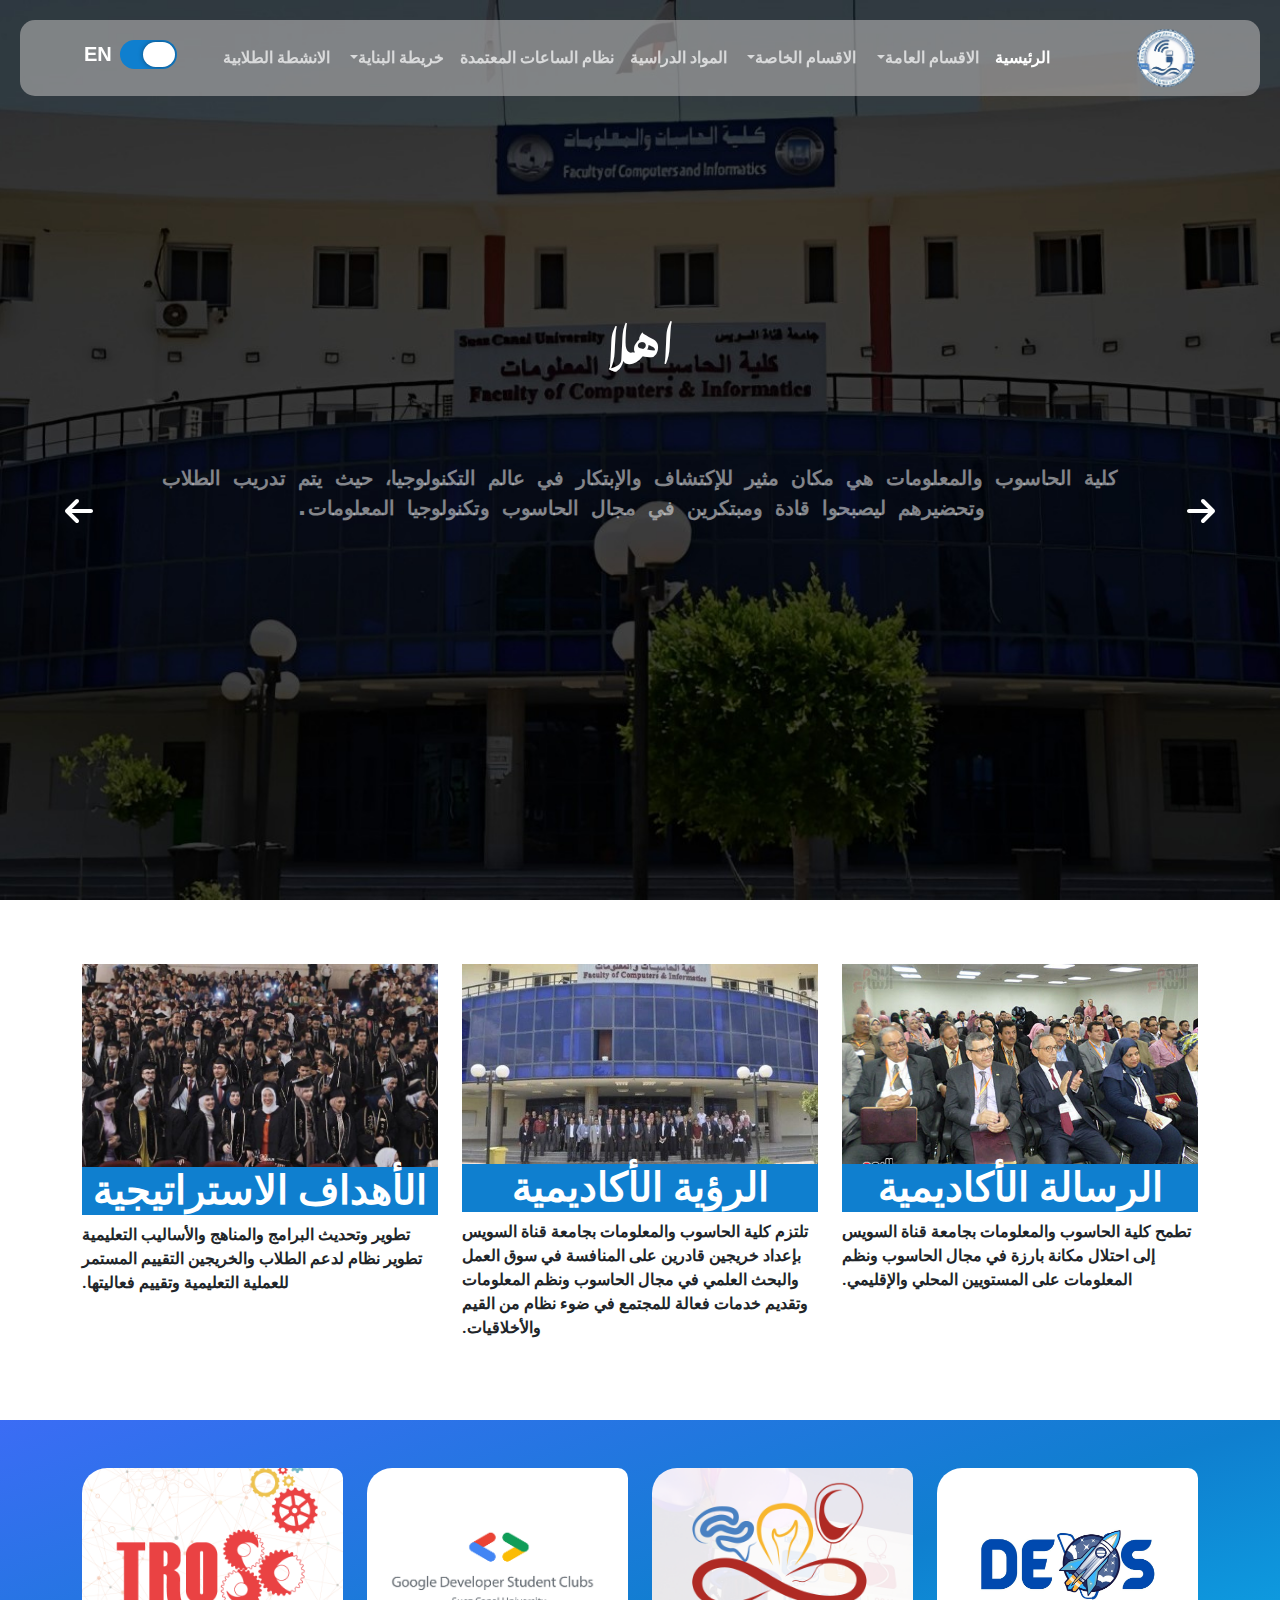
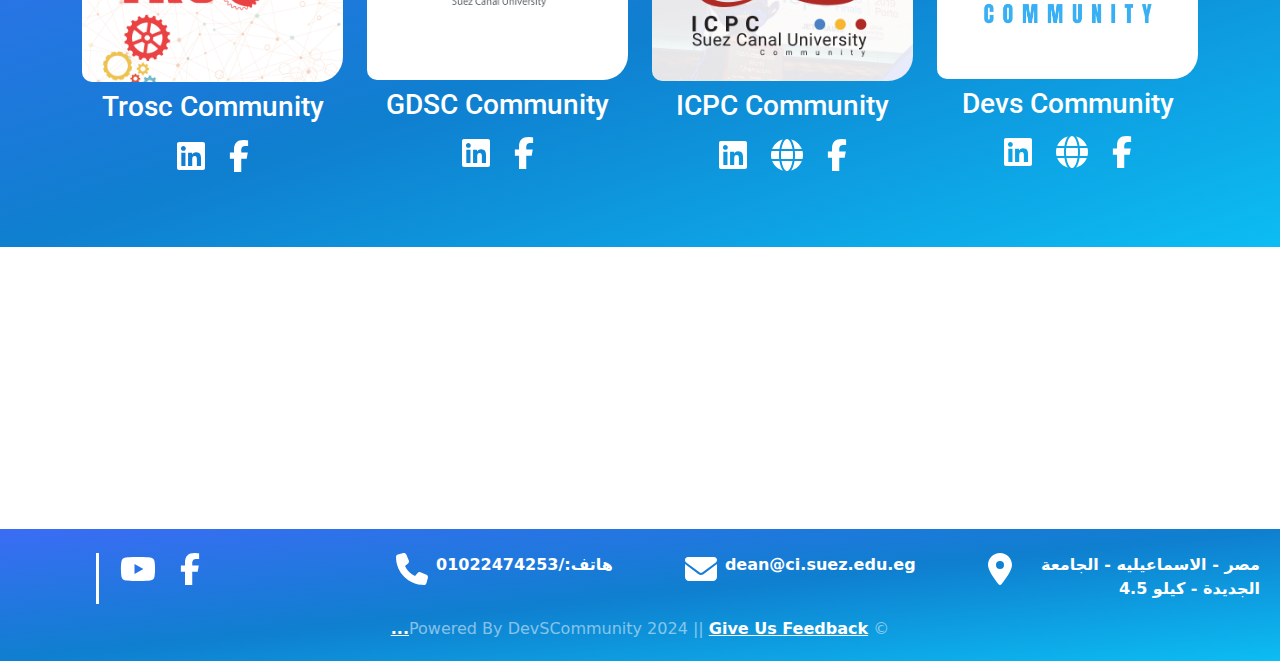
<file: public/index.html>
<!DOCTYPE html>
<html lang="en">

<head>
    <meta charset="UTF-8">
    <meta name="viewport" content="width=device-width, initial-scale=1.0">
    <link rel="stylesheet" href="css/style.css">
    <link rel="stylesheet" href="css/all.min.css">
    <link rel="stylesheet" href="css/bootstrap.min.css">
    <link rel="icon" href="./Img/Fci_Logo(1).png" type="image/icon type">
    <!-- <script type="text/javascript"
        src="//translate.google.com/translate_a/element.js?cb=googleTranslateElementInit"></script> -->
    <link href="https://unpkg.com/aos@2.3.1/dist/aos.css" rel="stylesheet">
    <title>Faculty Of Computers and Informations</title>

    <!-- start seo ####################################################################################### -->
    <meta name="description"
        content="Welcome to the official website of the Faculty of Computers and Information at Suez Canal University. Explore our academic programs, research initiatives, and cutting-edge facilities. Join us in shaping the future of technology and innovation.">
    <meta name="keywords" content="Faculty of Computers and Information, Suez Canal University
    , scu,fci,fcai,fci scu">
    <meta name="author" content="Suez canal university">
    <meta name="robots" content="index, follow">
    <!-- 'index' means allow search engines to index this page, 'follow' means allow search engines to follow links on this page -->
    <meta name="referrer" content="always">
    <!-- 'always' ensures that the referring URL is sent even on HTTPS requests -->

    <!-- Open Graph meta tags (for sharing on social media) -->
    <meta property="og:title" content="Faculty Of Computers and Informations">
    <meta property="og:description"
        content="Welcome to the official website of the Faculty of Computers and Information at Suez Canal University. Explore our academic programs, research initiatives, and cutting-edge facilities. Join us in shaping the future of technology and innovation.">
    <meta property="og:image" content="./Img/Fci Logo.jpeg">
    <meta property="og:url" content="https://devscommunity23.github.io/Fci_Scu/">
    <meta property="og:type" content="website">

    <!-- Twitter Card meta tags -->
    <!-- <meta name="twitter:card" content="summary_large_image">
    <meta name="twitter:site" content="@yourtwitterhandle">
    <meta name="twitter:title" content="Your Page Title Here">
    <meta name="twitter:description"
        content="Brief description of your page content. This will appear when your page is shared on Twitter.">
    <meta name="twitter:image" content="https://example.com/image.jpg"> -->

    <!-- Canonical URL (to avoid duplicate content issues) -->
    <!-- <link rel="canonical" href="https://example.com/page.html">

    end seo ####################################################################################### -->

</head>

<body>
    <!-- start navbar ---------------------------------------------------------------------->
    <nav class="navbar navbar-expand-lg fixed-top">
        <div class="container-fluid pe-5 ps-5">
            <a class="navbar-brand d-flex text-center" href="#">
                <img src="Img/Fci_Logo(1).png" alt="logo" width="60" height="60">

                <!-- <div class="logo-text d-flex p-2 fw-bold fs-5">
                    كلية الحاسبات و المعلومات
                    <span>جامعه قناه السويس</span>
                    Faculty Of Computers and Informations
                    <span>Suez Canal Universty</span>
                    FCI
                    <span>SCU</span>
                </div> -->
            </a>
            <button class="navbar-toggler" type="button" data-bs-toggle="collapse" data-bs-target="#main-navbar"
                aria-controls="navbarSupportedContent" aria-expanded="false" aria-label="Toggle navigation">
                <span class="navbar-toggler-icon">
                    <i class="fa-solid fa-bars fa-2x"></i>
                </span>
            </button>
            <div class="collapse navbar-collapse" id="main-navbar">
                <ul class="navbar-nav me-auto ms-auto mb-2 mb-lg-0 fw-bold">
                    <li class="nav-item">
                        <a class="nav-link active text-center" aria-current="page" href="/" id="navLink_home">Home</a>
                    </li>
                    <li class="nav-item dropdown">
                        <a class="nav-link dropdown-toggle text-center" href="/generalDEP"
                            role="button" data-bs-toggle="dropdown" aria-expanded="false"  id="navLink_generalDepartments">
                            General Departments
                        </a>
                        <ul class="dropdown-menu text-center">
                            <li><a class="dropdown-item" href="/general#computer-sciences" id="navLink_computerScience">Computer sciences</a>
                            </li>
                            <li><a class="dropdown-item" href="/general#information-system" id="navLink_informationSystems">Information
                                    System</a></li>
                        </ul>
                    </li>
                    <li class="nav-item dropdown">
                        <a class="nav-link dropdown-toggle text-center" href="#" role="button" data-bs-toggle="dropdown"
                            aria-expanded="false" id="navLink_specialDepartments">
                            Special Departments
                        </a>
                        <ul class="dropdown-menu text-center">
                            <li><a class="dropdown-item" href="/special#software-engineering" id="navLink_softwareEngineering">Software
                                    Engineering
                                </a></li>
                            <li><a class="dropdown-item" href="/special#bioinformatics" id="navLink_bioinformatics">bioinformatics</a></li>
                            <li><a class="dropdown-item" href="/special#artificial-intelligence" id="navLink_artificialIntelligence">Artificial
                                    Intelligence</a></li>
                        </ul>
                    </li>
                    <li class="nav-item">
                        <a class="nav-link text-center" aria-current="page" href="material.html#material" id="navLink_academicMaterials">Academic
                            Material</a>
                    </li>
                    <li class="nav-item">
                        <a class="nav-link text-center" aria-current="page" href="credit.html#home" id="navLink_creditHoursSystem">Credit hours
                            system</a>
                    </li>
                    <li class="nav-item dropdown">
                        <a class="nav-link dropdown-toggle text-center" href="#" role="button" data-bs-toggle="dropdown"
                            aria-expanded="false" id="navLink_buildingMap">
                            Building Map
                        </a>
                        <ul class="dropdown-menu text-center">
                            <li><a class="dropdown-item" href="#" id="navLink_oldBuildingMap">Old building</a></li>
                            <li><a class="dropdown-item" href="#" id="navLink_newBuildingMap">New building</a></li>
                        </ul>
                    </li>
                    <li class="nav-item">
                        <a class="nav-link text-center" aria-current="page" href="/acts" id="navLink_studentActivities">Student
                            Activities</a>
                    </li>
                </ul>

            </div>
            <div class="btn-container">
                <label class="switch btn-color-mode-switch">
                    <input type="checkbox" name="color_mode" id="color_mode" value="1">
                    <label for="color_mode" class="btn-color-mode-switch-inner"></label>
                </label>
            </div>
            <a class="Arabic ps-3 pb-2 text-white " id="trans" lang="ar">Ar</a>
        </div>
    </nav>
    <!-- end navbar ---------------------------------------------------------------------->

    <!-- start home ---------------------------------------------------------------------->
    <section id="Home" class="home pb-5 text-center ">
        <div class="container">
            <div class="row">
                <div class="loader">
                    <img src="Img/activites1.jpg" alt="devs-community">
                </div>
                <div class="col-12 mt-5 mb-2">
                    <div class="caption">
                        <h1 class="fw-bold  main-text text-white" text-data="Welcome To unofficial FCI-SCU Website">
                        </h1>
                        <p class="fs-5 fw-bold text-white-50 pe-5 ps-5 mt-5 pt-5" id="Home_hero">Faculty of Computers and Information
                            is an
                            exciting
                            place for
                            discovery
                            and
                            innovation
                            in the world
                            of technology, where students are trained and prepared to become leaders and innovators in
                            the
                            field
                            of computers and information technology.</p>
                    </div>
                </div>
                <div class="col-12 col-lg-6 mt-5 mb-5">
                    <div class="arrow-left">
                        <i class="fa-solid fa-arrow-right fa-2x"></i>
                    </div>
                    <div class="arrow-right">
                        <i class="fa-solid fa-arrow-left fa-2x"></i>
                    </div>
                </div>
            </div>
        </div>
    </section>
    <!-- end home ---------------------------------------------------------------------->

    <!-- start about ---------------------------------------------------------------------->
    <section id="About" class="about pt-5 pb-5 text-center">
        <div class="container">
            <div class="row">
                <div class="col-12 col-md-4 mt-3 mb-3 text-md-start">
                    <div class="img-container">
                        <img class="img-fluid" src="Img/about1.jpg" alt="Message">
                    </div>
                    <h1 class="fw-bold text-white text-center" id="Home_academic_message">Academic Message</h1>
                    <P class="fw-bold" id="Home_academic_message_text">The Faculty of Computers and Information at Suez Canal University aspires to
                        occupy a prominent
                        position in the field of computers and information systems at the local and regional levels.</P>
                </div>
                <div class="col-12 col-md-4 mt-3 mb-3 text-md-start">
                    <div class="img-container">
                        <img class="img-fluid" src="Img/about2.jpg" alt="Vision" >
                    </div>
                    <h1 class="fw-bold text-white text-center" id="Home_academic_vision">Academic Vision</h1>
                    <P class="fw-bold" id="Home_academic_vision_text">The Faculty of Computers and Information at Suez Canal University is committed to
                        preparing graduates capable of competing in the labor market and scientific research in the field of computers and information systems and providing effective services to society in light of a system of values ​​and ethics.</P>
                </div>
                <div class="col-12 col-md-4 mt-3 mb-3 text-md-start">
                    <div class="img-container">
                        <img class="img-fluid" src="Img/about3.jpg" alt="Goals">
                    </div>
                    <h1 class="fw-bold text-white  text-center" id="Home_goals">Strategic Goals</h1>
                    <P class="fw-bold" id="Home_goals_text">Develop and update programs, curricula, and educational methods
                        Developing a system to support students and graduates
                        Continuous evaluation of the educational process and evaluation of its effectiveness.</P>
                </div>
            </div>
        </div>
    </section>
    <!-- end about ---------------------------------------------------------------------->

    <!-- start activites ---------------------------------------------------------------------->
    <section id="Activites" class="activites pt-5 pb-5 text-center">
        <div class="container">
            <div class="row">
                <div class="col-6 col-md-3 mb-4">
                    <img class="img-fluid" src="Img/activites1.jpg" alt="Devs">
                    <div class="info">
                        <h3 class="text-white pt-2 pb-2">Devs Community</h3>
                        <div class="social-icons d-flex gap-4 justify-content-center">
                            <a href="https://www.facebook.com/devSCommunity12" target="_blank"><i
                                    class="fa-brands fa-facebook-f fa-2x icon" style="color: white;"></i></a>
                            <a href="https://devscommunity23.netlify.app/" target="_blank">
                                <i class="fa-solid fa-globe fa-2x icon" style="color: white;"></i></a>
                            <a href="https://www.linkedin.com/company/devs-community" target="_blank"><i
                                    class="fa-brands fa-linkedin fa-2x icon" style="color: white;"></i></a>
                        </div>
                    </div>
                </div>
                <div class="col-6 col-md-3 mb-4">
                    <img class="img-fluid" src="Img/activites22.png" alt="ICPC">
                    <div class="info">
                        <h3 class="text-white pt-2 pb-2">ICPC Community</h3>
                        <div class="social-icons d-flex gap-4 justify-content-center">
                            <a href="https://www.facebook.com/ICPCSCU" target="_blank">
                                <i class="fa-brands fa-facebook-f fa-2x icon" style="color: white;"></i></a>
                            <a href="https://icpc-scu-official-website.me/" target="_blank">
                                <i class="fa-solid fa-globe fa-2x icon" style="color: white;"></i></a>
                            <a href="https://www.linkedin.com/company/ecpc-egyptian-collegiate-programming-contest/"
                                target="_blank"><i class="fa-brands fa-linkedin fa-2x icon"
                                    style="color: white;"></i></a>
                        </div>
                    </div>
                </div>
                <div class="col-6 col-md-3 mb-4">
                    <img class="img-fluid" src="Img/activites4.png" alt="GDSC">
                    <div class="info">
                        <h3 class="text-white pt-2 pb-2">GDSC Community</h3>
                        <div class="social-icons d-flex gap-4 justify-content-center">
                            <a href="https://www.facebook.com/GDSCSuezCanalUniversity" target="_blank"><i
                                    class="fa-brands fa-facebook-f fa-2x icon" style="color: white;"></i></a>
                            <a href="https://www.linkedin.com/company/gdscsuezcanal/?originalSubdomain=eg"
                                target="_blank"><i class="fa-brands fa-linkedin fa-2x icon"
                                    style="color: white;"></i></a>
                        </div>
                    </div>
                </div>
                <div class="col-6 col-md-3 mb-4">
                    <img class="img-fluid" src="Img/activites55.png" alt="Trosc">
                    <div class=" info">
                        <h3 class="text-white pt-2 pb-2">Trosc Community</h3>
                        <div class="social-icons d-flex gap-4 justify-content-center">
                            <a href="https://www.facebook.com/profile.php?id=61552063073074" target="_blank">
                                <i class="fa-brands fa-facebook-f fa-2x icon" style="color: white;"></i></a>
                            <a href="https://www.linkedin.com/company/troscscu/" target="_blank"><i
                                    class="fa-brands fa-linkedin fa-2x icon" style="color: white;"></i></a>
                        </div>
                    </div>
                </div>
            </div>
        </div>
    </section>
    <!-- end activites ---------------------------------------------------------------------->


    <!-- start contact ---------------------------------------------------------------------->
    <section id="Contact" class="contact text-center">
        <div class="container">
            <div class="row">
                <div class="col-12 mt-3 mb-3 d-flex justify-content-center">
                    <iframe
                        src="https://www.google.com/maps/embed?pb=!1m18!1m12!1m3!1d3433.357024402202!2d32.270700574656765!3d30.623894190886237!2m3!1f0!2f0!3f0!3m2!1i1024!2i768!4f13.1!3m3!1m2!1s0x14f8598300c095b3%3A0xca6b480c2af4a41e!2sFaculty%20of%20Computers%20and%20Information!5e0!3m2!1sen!2seg!4v1708546110869!5m2!1sen!2seg"
                        width="1200" height="250" style="border:0;" allowfullscreen="" loading="lazy"
                        referrerpolicy="no-referrer-when-downgrade"></iframe>
                </div>
            </div>
        </div>
    </section>
    <!-- end contact ---------------------------------------------------------------------->
    <section id="footer" class="footer pt-3 pb-3 pb-md-1">
        <div class="container-fluid">
            <div class="row">
                <div class="col-12 col-md-9 mt-2 contact-info">
                    <div class="d-flex justify-content-center mb-2 mb-md-0 ps-md-5">
                        <p class="fs-6 fw-bold text-white" id="Footer_Location" style="padding:0rem 0.5rem">Egypt - Ismailia - New Universty - K4.5</p>
                        <i class="fa-solid fa-location-dot ps-3 fa-2x" style="color:white"></i>
                    </div>
                    <div class="d-flex justify-content-center mb-2 mb-md-0 ps-md-5">
                        <p class="fs-6 fw-bold text-white" style="padding:0rem 0.5rem">dean@ci.suez.edu.eg</p>
                        <i class="fa-solid fa-envelope ps-3 fa-2x" style="color:white"></i>
                    </div>
                    <div class="d-flex justify-content-center mb-2 mb-md-0 ps-md-5">
                        <p class="fs-6 fw-bold text-white" id="Footer_Phone" style="padding:0rem 0.5rem">Phone:/01022474253</p>
                        <i class="fa-solid fa-phone ps-3 fa-2x" style="color:white"></i>
                    </div>
                </div>
                <div class="col-12 col-md-3 mt-2 d-flex justify-content-center gap-4 social">
                    <a href="https://www.facebook.com/fci.union.page" target="_blank">
                        <i class="fa-brands fa-facebook-f fa-2x icon" style="color: white;"></i>
                    </a>
                    <a href="https://www.youtube.com/@user-yh5lp8sk3u" target="_blank">
                        <i class="fa-brands fa-youtube fa-2x icon" style="color: white;"></i>
                    </a>
                </div>
                <div class="col-12 text-center">
                    <p class=" text-white-50 pt-3 pt-md-0">&#169; Powered By <span><a class="text-white-50"
                                href="https://devscommunity23.netlify.app/" target="_blank"
                                style="text-decoration: none;">DevSCommunity</a></span>
                        2024 || <a href="feedback.html" target="_blank" class="feedback-label text-white fw-bold">Give
                            Us Feedback...
                        </a></p>
                </div>
            </div>
        </div>
        </div>
    </section>

    <script src="js/main.js"></script>
    <script src="js/all.min.js"></script>
    <!-- <script src="js/homeTrans.js"></script> -->
    <script src="js/bootstrap.bundle.min.js"></script>
    <script src="js/translator.js"></script>
    <script src="https://unpkg.com/aos@2.3.1/dist/aos.js"></script>

    <script>AOS.init();</script>
</body>

</html>
</file>
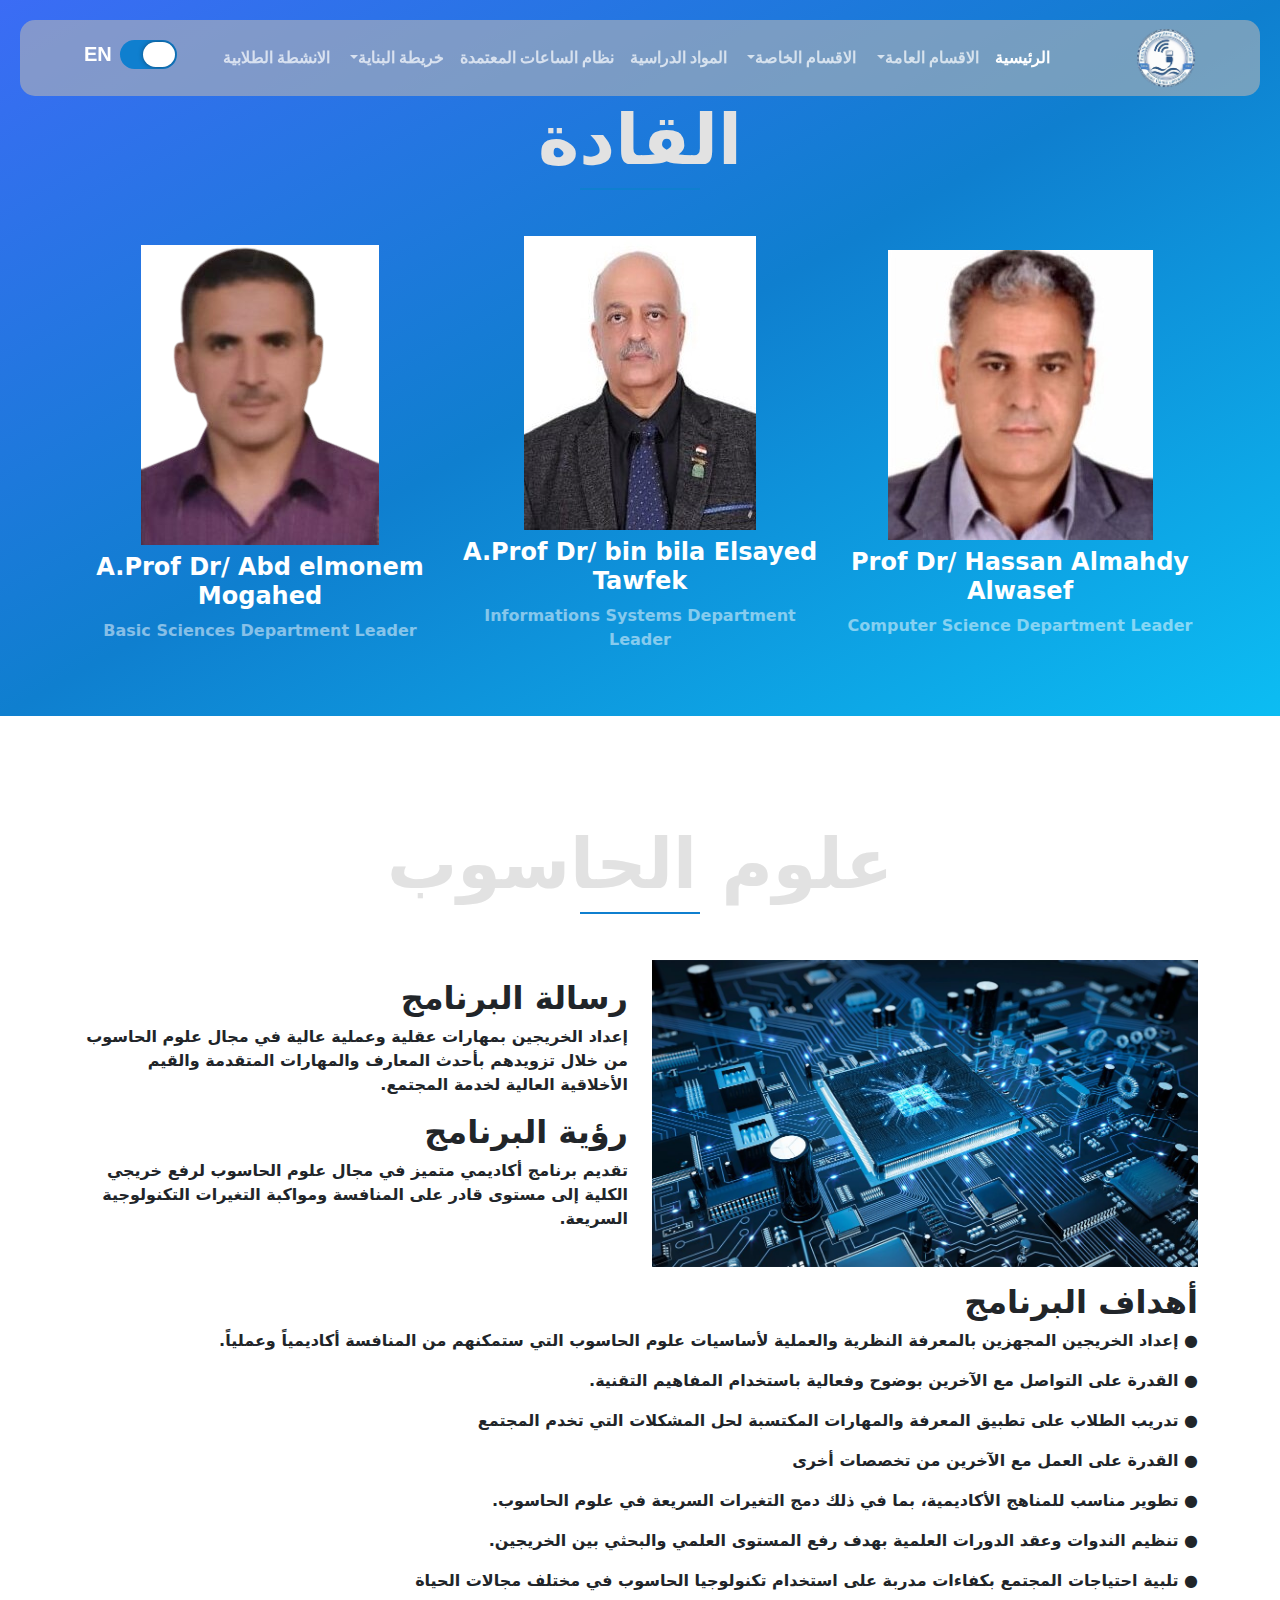
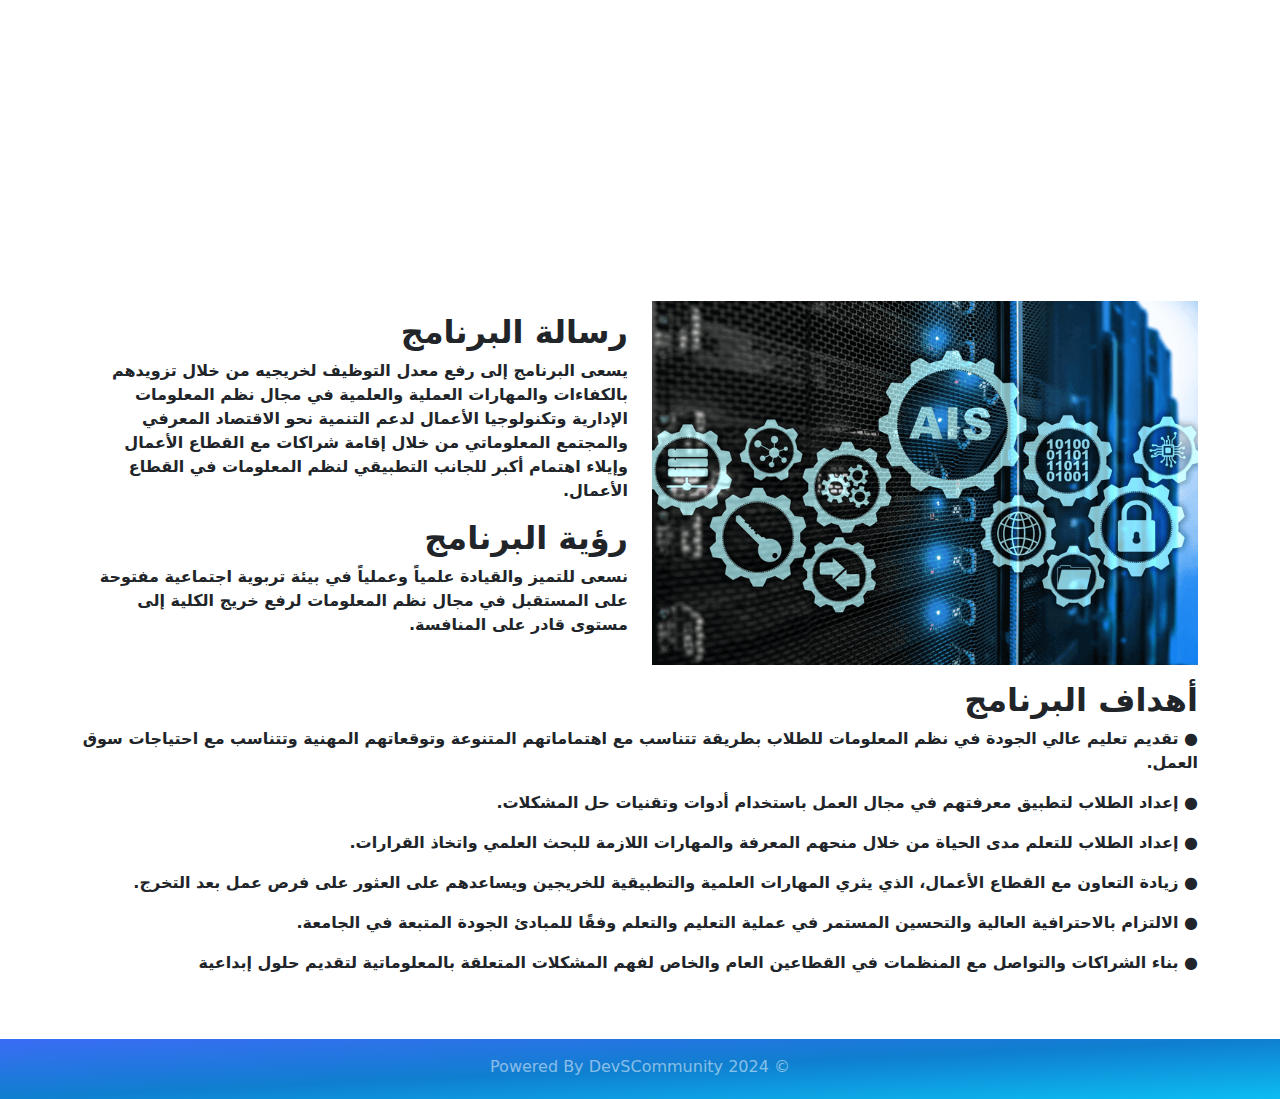
<file: public/general.html>
<!DOCTYPE html>
<html lang="en">

<head>
    <meta charset="UTF-8">
    <meta name="viewport" content="width=device-width, initial-scale=1.0">
    <link rel="stylesheet" href="css/general.css">
    <link rel="stylesheet" href="css/all.min.css">
    <link rel="stylesheet" href="css/bootstrap.min.css">
    <link rel="icon" href="./Img/Fci_Logo(1).png" type="image/icon type">
    <link href="https://unpkg.com/aos@2.3.1/dist/aos.css" rel="stylesheet">
    <title>Faculty Of Computers and Informations</title>
</head>

<body>
     <!-- start navbar ---------------------------------------------------------------------->
     <nav class="navbar navbar-expand-lg fixed-top">
        <div class="container-fluid pe-5 ps-5">
            <a class="navbar-brand d-flex text-center" href="#">
                <img src="Img/Fci_Logo(1).png" alt="logo" width="60" height="60">

                <!-- <div class="logo-text d-flex p-2 fw-bold fs-5">
                    كلية الحاسبات و المعلومات
                    <span>جامعه قناه السويس</span>
                    Faculty Of Computers and Informations
                    <span>Suez Canal Universty</span>
                    FCI
                    <span>SCU</span>
                </div> -->
            </a>
            <button class="navbar-toggler" type="button" data-bs-toggle="collapse" data-bs-target="#main-navbar"
                aria-controls="navbarSupportedContent" aria-expanded="false" aria-label="Toggle navigation">
                <span class="navbar-toggler-icon">
                    <i class="fa-solid fa-bars fa-2x"></i>
                </span>
            </button>
            <div class="collapse navbar-collapse" id="main-navbar">
                <ul class="navbar-nav me-auto ms-auto mb-2 mb-lg-0 fw-bold">
                    <li class="nav-item">
                        <a class="nav-link active text-center" aria-current="page" href="index.html" id="navLink_home">Home</a>
                    </li>
                    <li class="nav-item dropdown">
                        <a class="nav-link dropdown-toggle text-center" href="generalDEP.html#general-home"
                            role="button" data-bs-toggle="dropdown" aria-expanded="false"  id="navLink_generalDepartments">
                            General Departments
                        </a>
                        <ul class="dropdown-menu text-center">
                            <li><a class="dropdown-item" href="general.html#computer-sciences" id="navLink_computerScience">Computer sciences</a>
                            </li>
                            <li><a class="dropdown-item" href="general.html#information-system" id="navLink_informationSystems">Information
                                    System</a></li>
                        </ul>
                    </li>
                    <li class="nav-item dropdown">
                        <a class="nav-link dropdown-toggle text-center" href="#" role="button" data-bs-toggle="dropdown"
                            aria-expanded="false" id="navLink_specialDepartments">
                            Special Departments
                        </a>
                        <ul class="dropdown-menu text-center">
                            <li><a class="dropdown-item" href="special.html#software-engineering" id="navLink_softwareEngineering">Software
                                    Engineering
                                </a></li>
                            <li><a class="dropdown-item" href="special.html#bioinformatics" id="navLink_bioinformatics">bioinformatics</a></li>
                            <li><a class="dropdown-item" href="special.html#artificial-intelligence" id="navLink_artificialIntelligence">Artificial
                                    Intelligence</a></li>
                        </ul>
                    </li>
                    <li class="nav-item">
                        <a class="nav-link text-center" aria-current="page" href="material.html#material" id="navLink_academicMaterials">Academic
                            Material</a>
                    </li>
                    <li class="nav-item">
                        <a class="nav-link text-center" aria-current="page" href="credit.html#home" id="navLink_creditHoursSystem">Credit hours
                            system</a>
                    </li>
                    <li class="nav-item dropdown">
                        <a class="nav-link dropdown-toggle text-center" href="#" role="button" data-bs-toggle="dropdown"
                            aria-expanded="false" id="navLink_buildingMap">
                            Building Map
                        </a>
                        <ul class="dropdown-menu text-center">
                            <li><a class="dropdown-item" href="#" id="navLink_oldBuildingMap">Old building</a></li>
                            <li><a class="dropdown-item" href="#" id="navLink_newBuildingMap">New building</a></li>
                        </ul>
                    </li>
                    <li class="nav-item">
                        <a class="nav-link text-center" aria-current="page" href="acrivites.html#activite-home" id="navLink_studentActivities">Student
                            Activities</a>
                    </li>
                </ul>

            </div>
            <div class="btn-container">
                <label class="switch btn-color-mode-switch">
                    <input type="checkbox" name="color_mode" id="color_mode" value="1">
                    <label for="color_mode" class="btn-color-mode-switch-inner"></label>
                </label>
            </div>
            <a class="Arabic ps-3 pb-2 text-white " id="trans" lang="ar">Ar</a>
        </div>
    </nav>
    <!-- end navbar ---------------------------------------------------------------------->


    <!-- start leader ---------------------------------------------------------------------->
    <section id="general-home" class="general-home pb-5 text-center">
        <div class="container">
            <div class="loader">
                <img src="Img/activites1.jpg" alt="devs-community">
            </div>
            <div class="section-label" data-aos="fade-up" data-aos-easing="ease-in-out">
                <h1 id="Leaders">Leaders</h1>
            </div>
            <div class="row d-flex align-items-center">
                <div class="col-12 col-md-4 mt-3">
                    <img class="img-fluid" src="Img/leaders/cs.jpg" alt="cs-leader">
                    <h4 class="fw-bold pt-2 text-white">Prof Dr/ Hassan Almahdy Alwasef</h4>
                    <p class="fw-bold text-white-50">Computer Science Department Leader</p>
                </div>
                <div class="col-12 col-md-4 mt-3">
                    <img class="img-fluid" src="Img/leaders/is.jpeg" alt="cs-leader">
                    <h4 class="fw-bold pt-2 text-white">A.Prof Dr/ bin bila Elsayed Tawfek</h4>
                    <p class="fw-bold text-white-50">Informations Systems Department Leader</p>
                </div>
                <div class="col-12 col-md-4 mt-3">
                    <img class="img-fluid" src="Img/leaders/bs.png" alt="cs-leader">
                    <h4 class="fw-bold pt-2 text-white">A.Prof Dr/ Abd elmonem Mogahed</h4>
                    <p class="fw-bold text-white-50">Basic Sciences Department Leader</p>
                </div>
            </div>
        </div>
    </section>
    <!-- end leader ---------------------------------------------------------------------->

    <!-- start computer-sciences ---------------------------------------------------------------------->
    <section id="computer-sciences" class="computer-sciences pt-5 pb-5 text-center text-md-start">
        <div class="container">
            <div class="section-label text-center" data-aos="fade-up" data-aos-easing="ease-in-out">
                <h1 id="Computer_Science">Computer Science</h1>
                <!-- <p class="text-center fw-bold">Dont Be Busy Be Productive</p> -->
            </div>
            <div class="row d-flex align-items-center change">
                <div class="col-12 col-md-6 mt-3">
                    <div class="img-container">
                        <img class="img-fluid" src="Img/general/cs2.jpg" alt="">
                    </div>
                </div>
                <div class="col-12 col-md-6 mt-3">
                    <div class="msg">
                        <h2 class="fw-bold" id="Program_Message">Program Message</h2>
                        <p class="fw-bold" id="Program_Message_Text">Preparing graduates with high cognitive and practical skills in the field of
                            computer science
                            by
                            providing them with the latest knowledge, advanced skills, and high moral values ​​to serve
                            society.</p>
                    </div>
                    <div class="vision">
                        <h2 class="fw-bold" id="Program_Vision">Program Vision</h2>
                        <p class="fw-bold" id="Program_Vision_Text">Providing a distinguished academic program in the field of computer science
                            to advance
                            college
                            graduates to a level capable of competing and keeping pace with rapid technological changes.
                        </p>
                    </div>
                </div>
                <div class="col-12 mt-3 text-start">
                    <h2 class="fw-bold" id="Program_Goals">Program Goals</h2>
                    <div id="Program_Goals_Text">
                        <p class="fw-bold">● Preparing graduates equipped with theoretical and practical knowledge of the
                            basics of computer
                        science that will enable them to compete academically and practically.</p>
                    <p class="fw-bold">● The ability to communicate with others clearly and effectively using technical
                        concepts.</p>
                    <p class="fw-bold">● Training students to apply acquired knowledge and skills to solve problems that
                        serve society
                    </p>
                    <p class="fw-bold">● Ability to work with others from other disciplines</p>
                    <p class="fw-bold">● Appropriate development of academic curricula, including the integration of
                        rapid changes in
                        computer science.</p>
                        <p class="fw-bold">● Organizing seminars and holding scientific courses with the aim of raising the
                            scientific and
                            research level among graduates.</p>
                            <p class="fw-bold">● Meeting society’s need with competencies trained to use computer technology in
                                various areas of
                                life</p>
                            </div>
                </div>
            </div>
        </div>
    </section>
    <!-- end computer-sciences ---------------------------------------------------------------------->

    <!-- start information-system ---------------------------------------------------------------------->
    <section id="information-system" class="information-system pt-5 pb-5 text-center text-md-start">
        <div class="container">
            <div class="section-label text-center" data-aos="fade-up" data-aos-easing="ease-in-out">
                <h1>Informations Systems</h1>
                <!-- <p class="text-center fw-bold">Dont Be Busy Be Productive</p> -->
            </div>
            <div class="row d-flex align-items-center change">
                <div class="col-12 col-md-6 mt-3">
                    <div class="img-container">
                        <img class="img-fluid" src="Img/general/is.png" alt="">
                    </div>
                </div>
                <div class="col-12 col-md-6 mt-3">
                    <div class="msg">
                        <h2 class="fw-bold" id="IS_Program_Message">Program Message</h2>
                        <p class="fw-bold" id="IS_Program_Message_Text">The program seeks to raise the employment rate of its graduates by providing
                            them with
                            practical
                            and scientific competencies and skills in the field of management information systems and
                            business technology to support development towards the knowledge economy and information
                            society
                            by establishing partnerships with the business sector and giving greater attention to the
                            applied aspect of information systems in the business sector.
                        </p>
                    </div>
                    <div class="vision">
                        <h2 class="fw-bold" id="IS_Program_Vision">Program Vision</h2>
                        <p class="fw-bold" id="IS_Program_Vision_Text">We seek excellence and leadership scientifically and practically in a social
                            educational
                            environment open to the future in the field of information systems to advance the college
                            graduate to a level capable of competing.</p>
                    </div>

                </div>
                <!-- <div class="col-12 col-md-6 mt-3"> -->
                <!-- </div> -->
                <div class="col-12 mt-3 text-start">
                    <h2 class="fw-bold" id="IS_Program_Goals">Program Goals</h2>
                                        <div id="IS_Program_Goals_Text">

                    <p class="fw-bold">● Providing high-quality education in information systems for students in a way
                        that suits their
                        diverse interests and professional expectations and matches the needs of the labor market.</p>
                    <p class="fw-bold">● Prepare students to apply their knowledge in the field of work using
                        problem-solving tools and
                        techniques.</p>
                    <p class="fw-bold">● Preparing students for lifelong learning by giving them the knowledge and
                        skills necessary for
                        scientific research and decision-making.
                    </p>
                    <p class="fw-bold">● Increase cooperation with the business sector, which enriches the scientific
                        and applied skills
                        of graduates and helps them find job opportunities after graduation.</p>
                    <p class="fw-bold">● Commitment to high professionalism and continuous improvement in the teaching
                        and learning
                        process in accordance with the quality guidelines followed at the university.</p>
                    <p class="fw-bold">● Building partnerships and communicating with organizations in the public and
                        private sectors
                        to understand problems related to informatics to provide creative solutions based on sound
                        scientific and cognitive foundations.</p>
                    <p class="fw-bold">● Ensuring the department’s academic excellence by focusing on scholarships for
                        distinguished and
                        qualified students, providing and updating scientific sources such as books, scientific
                        journals, and databases, and enhancing the scientific capabilities of faculty members by
                        encouraging them to participate in conferences, workshops, and seminars.</p>
                </div>
                </div>
            </div>
        </div>
    </section>
    <!-- end information-system ---------------------------------------------------------------------->

    <!-- start basic-sciences ---------------------------------------------------------------------->
    <!-- <section id="basic-sciences" class="basic-sciences pt-5 pb-5 text-center text-md-start">
        <div class="container">
            <div class="section-label" data-aos="fade-up" data-aos-easing="ease-in-out">
                <h1>Basic Science</h1>
            </div>
            <div class="row">
                <div class="col-12 mt-3">
                    <img class="img-fluid" src="Img/general/cs.jpg" alt="">
                </div>
                <div class="col-12 col-md-6 mt-3">
                    <h2>Program Vision</h2>
                    <p>Providing a distinguished academic program in the field of computer science to advance college
                        graduates to a level capable of competing and keeping pace with rapid technological changes.</p>
                </div>
                <div class="col-12 col-md-6 mt-3">
                    <h2>Program Message</h2>
                    <p>Preparing graduates with high cognitive and practical skills in the field of computer science by
                        providing them with the latest knowledge, advanced skills, and high moral values ​​to serve
                        society.</p>
                </div>
                <div class="col-12 mt-3">
                    <h2>Program Goals</h2>
                    <p>● Preparing graduates equipped with theoretical and practical knowledge of the basics of computer
                        science that will enable them to compete academically and practically.</p>
                    <p>● The ability to communicate with others clearly and effectively using technical concepts.</p>
                    <p>● Training students to apply acquired knowledge and skills to solve problems that serve society
                    </p>
                    <p>● Ability to work with others from other disciplines</p>
                    <p>● Appropriate development of academic curricula, including the integration of rapid changes in
                        computer science.</p>
                    <p>● Organizing seminars and holding scientific courses with the aim of raising the scientific and
                        research level among graduates.</p>
                    <p>● Meeting society’s need with competencies trained to use computer technology in various areas of
                        life</p>
                </div>
            </div>
        </div>
    </section> -->
    <!-- end basic-sciences ---------------------------------------------------------------------->

    <!-- start footer ---------------------------------------------------------------------->
    <section id="footer" class="footer pt-3 pb-3 pb-md-1">
        <div class="container-fluid">
            <div class="row">
                <div class="col-12 text-center">
                    <p class=" text-white-50 pt-3 pt-md-0">&#169; Powered By <span><a class="text-white-50"
                                href="https://devscommunity23.netlify.app/" target="_blank"
                                style="text-decoration: none;">DevSCommunity</a></span>
                        2024</p>
                </div>
            </div>
        </div>
        </div>
    </section>
    <!-- end footer ---------------------------------------------------------------------->

    <script src="js/all.min.js"></script>
    <script src="js/main.js"></script>
    <script src="js/bootstrap.bundle.min.js"></script>
    <script src="https://unpkg.com/aos@2.3.1/dist/aos.js"></script>
    <script src="js/translator.js"></script>

    <script>AOS.init();</script>
</body>

</html>
</file>
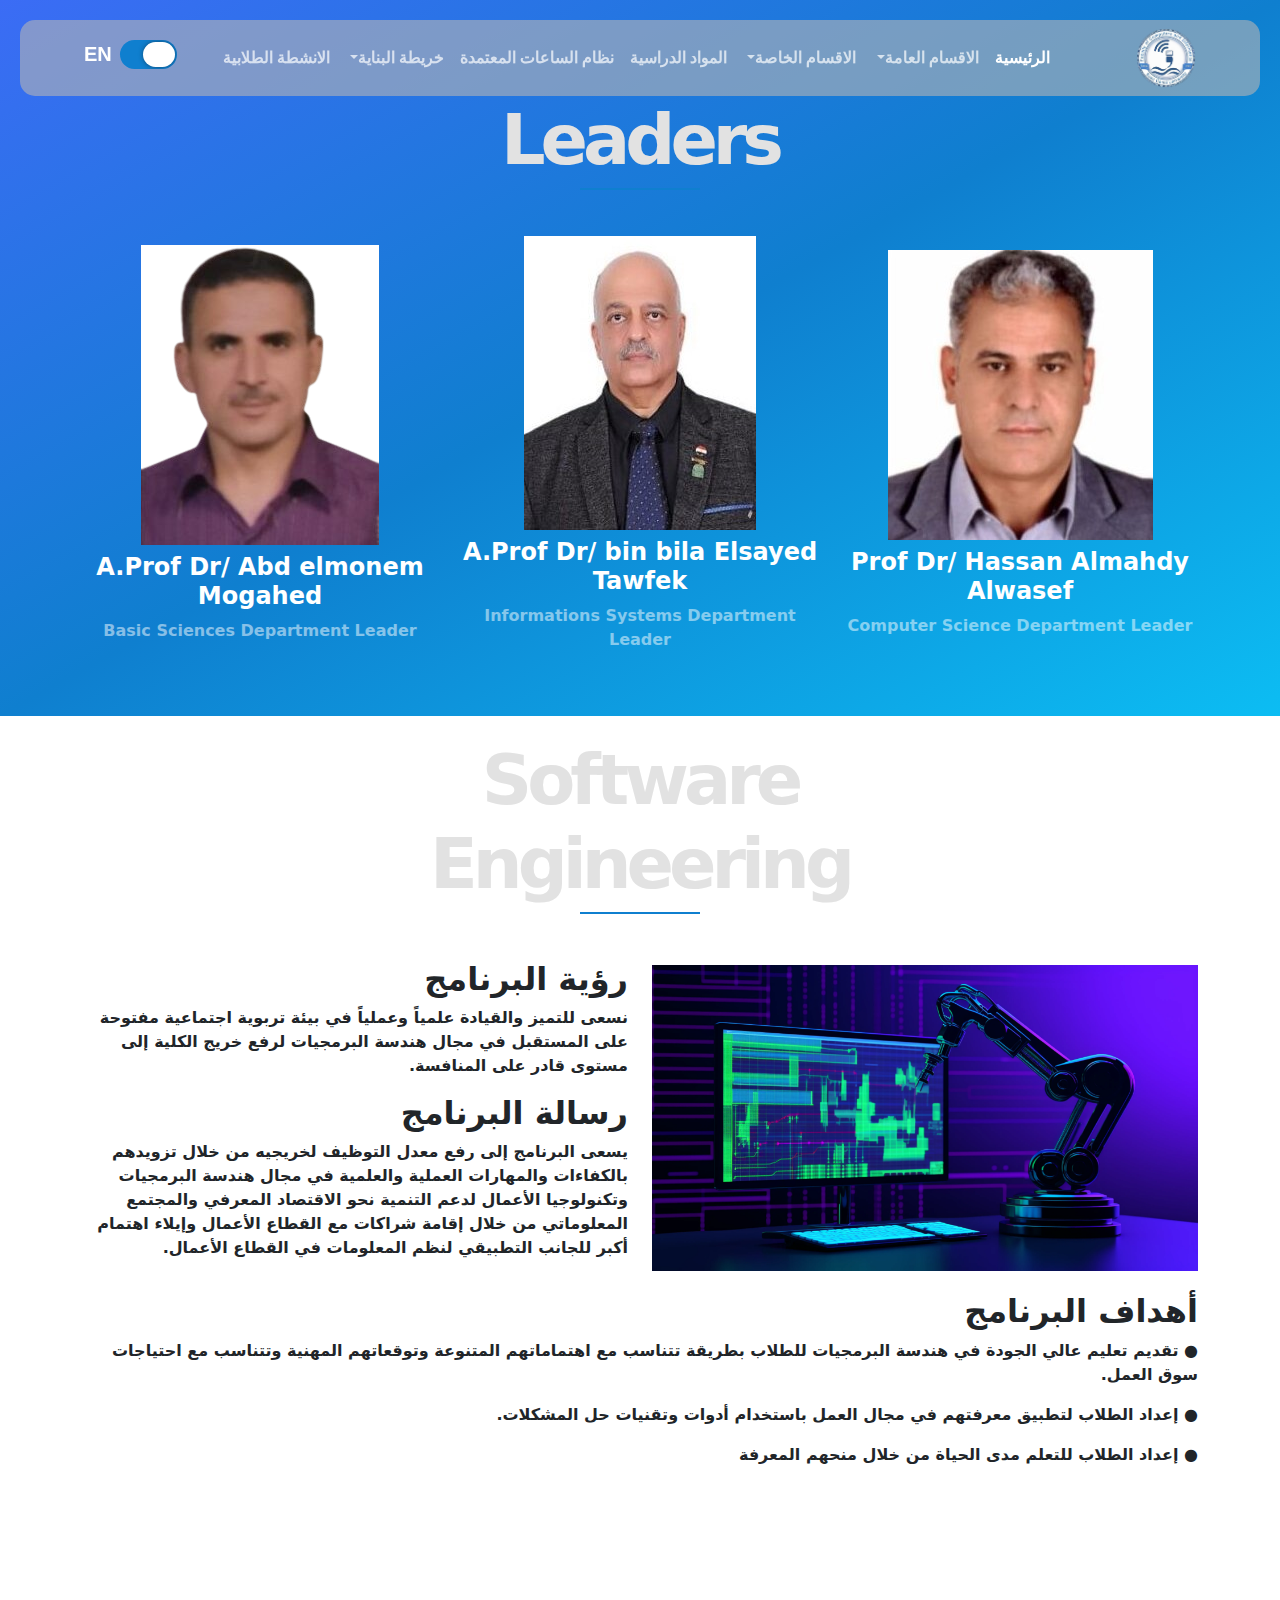
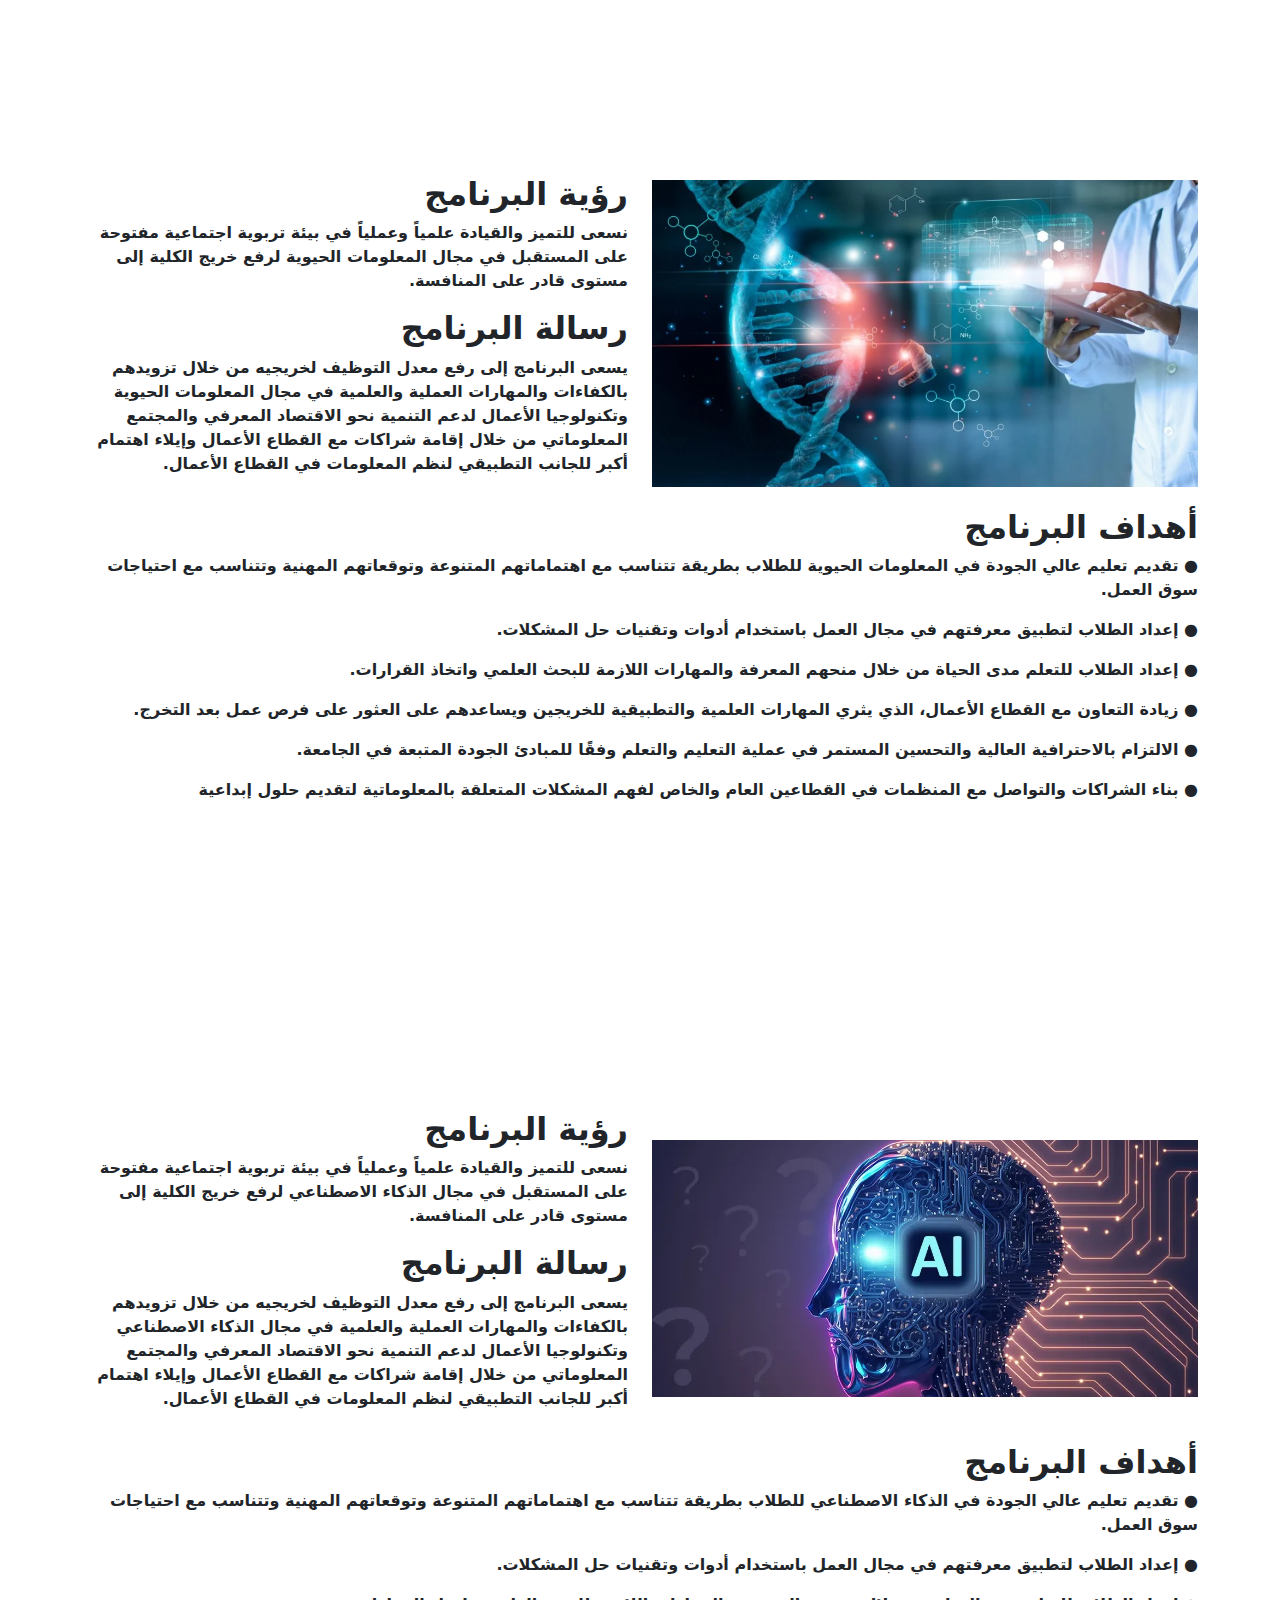
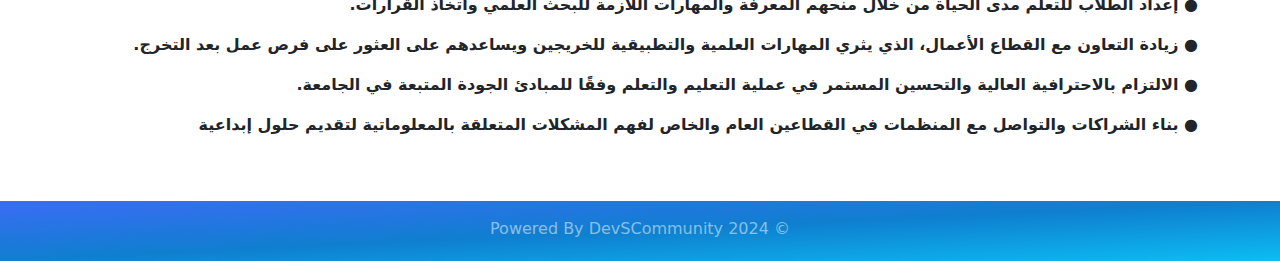
<file: public/special.html>
<!DOCTYPE html>
<html lang="en">

<head>
    <meta charset="UTF-8">
    <meta name="viewport" content="width=device-width, initial-scale=1.0">
    <link rel="stylesheet" href="css/special.css">
    <link rel="stylesheet" href="css/all.min.css">
    <link rel="stylesheet" href="css/bootstrap.min.css">
    <link rel="icon" href="./Img/Fci_Logo(1).png" type="image/icon type">
    <link href="https://unpkg.com/aos@2.3.1/dist/aos.css" rel="stylesheet">
    <title>Faculty Of Computers and Informations</title>
</head>

<body>
   <!-- start navbar ---------------------------------------------------------------------->
   <nav class="navbar navbar-expand-lg fixed-top">
    <div class="container-fluid pe-5 ps-5">
        <a class="navbar-brand d-flex text-center" href="#">
            <img src="Img/Fci_Logo(1).png" alt="logo" width="60" height="60">

            <!-- <div class="logo-text d-flex p-2 fw-bold fs-5">
                كلية الحاسبات و المعلومات
                <span>جامعه قناه السويس</span>
                Faculty Of Computers and Informations
                <span>Suez Canal Universty</span>
                FCI
                <span>SCU</span>
            </div> -->
        </a>
        <button class="navbar-toggler" type="button" data-bs-toggle="collapse" data-bs-target="#main-navbar"
            aria-controls="navbarSupportedContent" aria-expanded="false" aria-label="Toggle navigation">
            <span class="navbar-toggler-icon">
                <i class="fa-solid fa-bars fa-2x"></i>
            </span>
        </button>
        <div class="collapse navbar-collapse" id="main-navbar">
            <ul class="navbar-nav me-auto ms-auto mb-2 mb-lg-0 fw-bold">
                <li class="nav-item">
                    <a class="nav-link active text-center" aria-current="page" href="index.html" id="navLink_home">Home</a>
                </li>
                <li class="nav-item dropdown">
                    <a class="nav-link dropdown-toggle text-center" href="generalDEP.html#general-home"
                        role="button" data-bs-toggle="dropdown" aria-expanded="false"  id="navLink_generalDepartments">
                        General Departments
                    </a>
                    <ul class="dropdown-menu text-center">
                        <li><a class="dropdown-item" href="general.html#computer-sciences" id="navLink_computerScience">Computer sciences</a>
                        </li>
                        <li><a class="dropdown-item" href="general.html#information-system" id="navLink_informationSystems">Information
                                System</a></li>
                    </ul>
                </li>
                <li class="nav-item dropdown">
                    <a class="nav-link dropdown-toggle text-center" href="#" role="button" data-bs-toggle="dropdown"
                        aria-expanded="false" id="navLink_specialDepartments">
                        Special Departments
                    </a>
                    <ul class="dropdown-menu text-center">
                        <li><a class="dropdown-item" href="special.html#software-engineering" id="navLink_softwareEngineering">Software
                                Engineering
                            </a></li>
                        <li><a class="dropdown-item" href="special.html#bioinformatics" id="navLink_bioinformatics">bioinformatics</a></li>
                        <li><a class="dropdown-item" href="special.html#artificial-intelligence" id="navLink_artificialIntelligence">Artificial
                                Intelligence</a></li>
                    </ul>
                </li>
                <li class="nav-item">
                    <a class="nav-link text-center" aria-current="page" href="material.html#material" id="navLink_academicMaterials">Academic
                        Material</a>
                </li>
                <li class="nav-item">
                    <a class="nav-link text-center" aria-current="page" href="credit.html#home" id="navLink_creditHoursSystem">Credit hours
                        system</a>
                </li>
                <li class="nav-item dropdown">
                    <a class="nav-link dropdown-toggle text-center" href="#" role="button" data-bs-toggle="dropdown"
                        aria-expanded="false" id="navLink_buildingMap">
                        Building Map
                    </a>
                    <ul class="dropdown-menu text-center">
                        <li><a class="dropdown-item" href="#" id="navLink_oldBuildingMap">Old building</a></li>
                        <li><a class="dropdown-item" href="#" id="navLink_newBuildingMap">New building</a></li>
                    </ul>
                </li>
                <li class="nav-item">
                    <a class="nav-link text-center" aria-current="page" href="acrivites.html#activite-home" id="navLink_studentActivities">Student
                        Activities</a>
                </li>
            </ul>

        </div>
        <div class="btn-container">
            <label class="switch btn-color-mode-switch">
                <input type="checkbox" name="color_mode" id="color_mode" value="1">
                <label for="color_mode" class="btn-color-mode-switch-inner"></label>
            </label>
        </div>
        <a class="Arabic ps-3 pb-2 text-white " id="trans" lang="ar">Ar</a>
    </div>
</nav>
<!-- end navbar ---------------------------------------------------------------------->


    <!-- start leader ---------------------------------------------------------------------->
    <section id="special-home" class="special-home pb-5 text-center">
        <div class="container">
            <div class="loader">
                <img src="Img/activites1.jpg" alt="devs-community">
            </div>
            <div class="section-label" data-aos="fade-up" data-aos-easing="ease-in-out">
                <h1 id="Special_Leaders"> Leaders</h1>
                <!-- <p class="text-center fw-bold">Dont Be Busy Be Productive</p> -->
            </div>
            <div class="row d-flex align-items-center">
                <div class="col-12 col-md-4 mt-3">
                    <img class="img-fluid" src="Img/leaders/cs.jpg" alt="cs-leader">
                    <h4 class="fw-bold pt-2 text-white">Prof Dr/ Hassan Almahdy Alwasef</h4>
                    <p class="fw-bold text-white-50">Computer Science Department Leader</p>
                </div>
                <div class="col-12 col-md-4 mt-3">
                    <img class="img-fluid" src="Img/leaders/is.jpeg" alt="cs-leader">
                    <h4 class="fw-bold pt-2 text-white">A.Prof Dr/ bin bila Elsayed Tawfek</h4>
                    <p class="fw-bold text-white-50">Informations Systems Department Leader</p>
                </div>
                <div class="col-12 col-md-4 mt-3">
                    <img class="img-fluid" src="Img/leaders/bs.png" alt="cs-leader">
                    <h4 class="fw-bold pt-2 text-white">A.Prof Dr/ Abd elmonem Mogahed</h4>
                    <p class="fw-bold text-white-50">Basic Sciences Department Leader</p>
                </div>
            </div>
        </div>
    </section>
    <!-- end leader ---------------------------------------------------------------------->

    <!-- start software-engineering ---------------------------------------------------------------------->
    <section id="software-engineering" class="software-engineering pt-5 pb-5 text-center text-md-start">
        <div class="container">
            <div class="section-label text-center" data-aos="fade-up" data-aos-easing="ease-in-out">
                <h1>Software Engineering</h1>
                <!-- <p class="text-center fw-bold">Dont Be Busy Be Productive</p> -->
            </div>
            <div class="row d-flex change align-items-center">
                <div class="col-12 col-md-6 mt-3">
                    <div class="img-container">
                        <img class="img-fluid" src="Img/general/se.jpg" alt="">
                    </div>
                </div>
                <div class="col-12 col-md-6 mt-3">
                    <div class="msg">
                        <h2 class="fw-bold" id="SE_Program_Vision">Program Vision</h2>
                        <p class="fw-bold" id="SE_Program_Vision_Text">Providing a distinguished academic program in the field of computer science
                            to advance
                            college
                            graduates to a level capable of competing and keeping pace with rapid technological changes.
                        </p>
                    </div>
                    <div class="vision">
                        <h2 class="fw-bold" id="SE_Program_Message" >Program Message</h2>
                        <p class="fw-bold" id="SE_Program_Message_Text">Preparing graduates with high cognitive and practical skills in the field of
                            computer science
                            by
                            providing them with the latest knowledge, advanced skills, and high moral values ​​to serve
                            society.</p>
                    </div>
                </div>
                <div class="col-12 mt-3 text-start">
                    <h2 class="fw-bold" id="SE_Program_Goals">Program Goals</h2>
                    <div id="SE_Program_Goals_Text">
                    <p class="fw-bold">● Preparing graduates equipped with theoretical and practical knowledge of the
                        basics of computer
                        science that will enable them to compete academically and practically.</p>
                    <p class="fw-bold">● The ability to communicate with others clearly and effectively using technical
                        concepts.</p>
                    <p class="fw-bold">● Training students to apply acquired knowledge and skills to solve problems that
                        serve society
                    </p>
                    <p class="fw-bold">● Ability to work with others from other disciplines</p>
                    <p class="fw-bold">● Appropriate development of academic curricula, including the integration of
                        rapid changes in
                        computer science.</p>
                    <p class="fw-bold">● Organizing seminars and holding scientific courses with the aim of raising the
                        scientific and
                        research level among graduates.</p>
                    <p class="fw-bold">● Meeting society’s need with competencies trained to use computer technology in
                        various areas of
                        life</p>
                    </div>
                </div>
            </div>
        </div>
    </section>
    <!-- end software-engineering ---------------------------------------------------------------------->

    <!-- start bioinformatics ---------------------------------------------------------------------->
    <section id="bioinformatics" class="bioinformatics pt-5 pb-5 text-center text-md-start">
        <div class="container">
            <div class="section-label" data-aos="fade-up" data-aos-easing="ease-in-out">
                <h1>Bioinformatics</h1>
                <!-- <p class="text-center fw-bold">Dont Be Busy Be Productive</p> -->
            </div>
            <div class="row d-flex change align-items-center">
                <div class="col-12 col-md-6 mt-3">
                    <div class="img-container">
                        <img class="img-fluid" src="Img/general/Bi.jpg" alt="">
                    </div>
                </div>
                <div class="col-12 col-md-6 mt-3">
                    <div class="msg">
                        <h2 class="fw-bold" id="Bio_Program_Vision">Program Vision</h2>
                        <p class="fw-bold" id="Bio_Program_Vision_Text">Providing a distinguished academic program in the field of computer science
                            to advance
                            college
                            graduates to a level capable of competing and keeping pace with rapid technological changes.
                        </p>
                    </div>
                    <div class="vision">
                        <h2 class="fw-bold" id="Bio_Program_Message">Program Message</h2>
                        <p class="fw-bold" id="Bio_Program_Message_Text">Preparing graduates with high cognitive and practical skills in the field of
                            computer science
                            by
                            providing them with the latest knowledge, advanced skills, and high moral values ​​to serve
                            society.</p>
                    </div>
                </div>
                <div class="col-12 mt-3 text-start">
                    <h2 class="fw-bold"id="Bio_Program_Goals">Program Goals</h2>
                    <div id="Bio_Program_Goals_Text">

                        <p class="fw-bold">● Preparing graduates equipped with theoretical and practical knowledge of the
                            basics of computer
                        science that will enable them to compete academically and practically.</p>
                    <p class="fw-bold">● The ability to communicate with others clearly and effectively using technical
                        concepts.</p>
                    <p class="fw-bold">● Training students to apply acquired knowledge and skills to solve problems that
                        serve society
                    </p>
                    <p class="fw-bold">● Ability to work with others from other disciplines</p>
                    <p class="fw-bold">● Appropriate development of academic curricula, including the integration of
                        rapid changes in
                        computer science.</p>
                        <p class="fw-bold">● Organizing seminars and holding scientific courses with the aim of raising the
                            scientific and
                            research level among graduates.</p>
                            <p class="fw-bold">● Meeting society’s need with competencies trained to use computer technology in
                                various areas of
                                life</p>
                        </div>
                </div>
            </div>
        </div>
    </section>
    <!-- end bioinformatics ---------------------------------------------------------------------->

    <!-- start artificial-intelligence ---------------------------------------------------------------------->
    <section id="artificial-intelligence" class="artificial-intelligence pt-5 pb-5 text-center text-md-start">
        <div class="container">
            <div class="section-label text-center" data-aos="fade-up" data-aos-easing="ease-in-out">
                <h1>Artificial Intelligence</h1>
            </div>
            <div class="row d-flex align-items-center change">
                <div class="col-12 col-md-6 mt-3">
                    <div class="img-container">
                        <img class="img-fluid" src="Img/general/ai.jpg" alt="">

                    </div>
                </div>
                <div class="col-12 col-md-6 mt-3">
                    <div class="msg">
                        <h2 class="fw-bold" id="AI_Program_Vision">Program Vision</h2>
                        <p class="fw-bold" id="AI_Program_Vision_Text">Providing a distinguished academic program in the field of computer science
                            to advance
                            college
                            graduates to a level capable of competing and keeping pace with rapid technological changes.
                        </p>
                    </div>
                    <div class="vision">
                        <h2 class="fw-bold" id="AI_Program_Message">Program Message</h2>
                        <p class="fw-bold" id="AI_Program_Message_Text">Preparing graduates with high cognitive and practical skills in the field of
                            computer science
                            by
                            providing them with the latest knowledge, advanced skills, and high moral values ​​to serve
                            society.</p>
                    </div>
                </div>
                <div class="col-12 mt-3 text-start">
                    <h2 class="fw-bold" id="AI_Program_Goals">Program Goals</h2>
                    <div id="AI_Program_Goals_Text">

                        <p class="fw-bold">● Preparing graduates equipped with theoretical and practical knowledge of the
                            basics of computer
                            science that will enable them to compete academically and practically.</p>
                    <p class="fw-bold">● The ability to communicate with others clearly and effectively using technical
                        concepts.</p>
                    <p class="fw-bold">● Training students to apply acquired knowledge and skills to solve problems that
                        serve society
                    </p>
                    <p class="fw-bold">● Ability to work with others from other disciplines</p>
                    <p class="fw-bold">● Appropriate development of academic curricula, including the integration of
                        rapid changes in
                        computer science.</p>
                        <p class="fw-bold">● Organizing seminars and holding scientific courses with the aim of raising the
                            scientific and
                            research level among graduates.</p>
                            <p class="fw-bold">● Meeting society’s need with competencies trained to use computer technology in
                                various areas of
                                life</p>
                            </div>
                </div>
            </div>
        </div>
    </section>
    <!-- end artificial-intelligence ---------------------------------------------------------------------->

    <!-- start footer ---------------------------------------------------------------------->
    <section id="footer" class="footer pt-3 pb-3 pb-md-1">
        <div class="container-fluid">
            <div class="row">
                <div class="col-12 text-center">
                    <p class=" text-white-50 pt-3 pt-md-0">&#169; Powered By <span><a class="text-white-50"
                                href="https://devscommunity23.netlify.app/" target="_blank"
                                style="text-decoration: none;">DevSCommunity</a></span>
                        2024</p>
                </div>
            </div>
        </div>
        </div>
    </section>
    <!-- end footer ---------------------------------------------------------------------->

    <script src="js/main.js"></script>
    <script src="js/all.min.js"></script>
    <!-- <script src="js/homeTrans.js"></script> -->
    <script src="js/bootstrap.bundle.min.js"></script>
    <script src="js/translator.js"></script>
    <script src="https://unpkg.com/aos@2.3.1/dist/aos.js"></script>

    <script>AOS.init();</script>
</body>

</html>
</file>
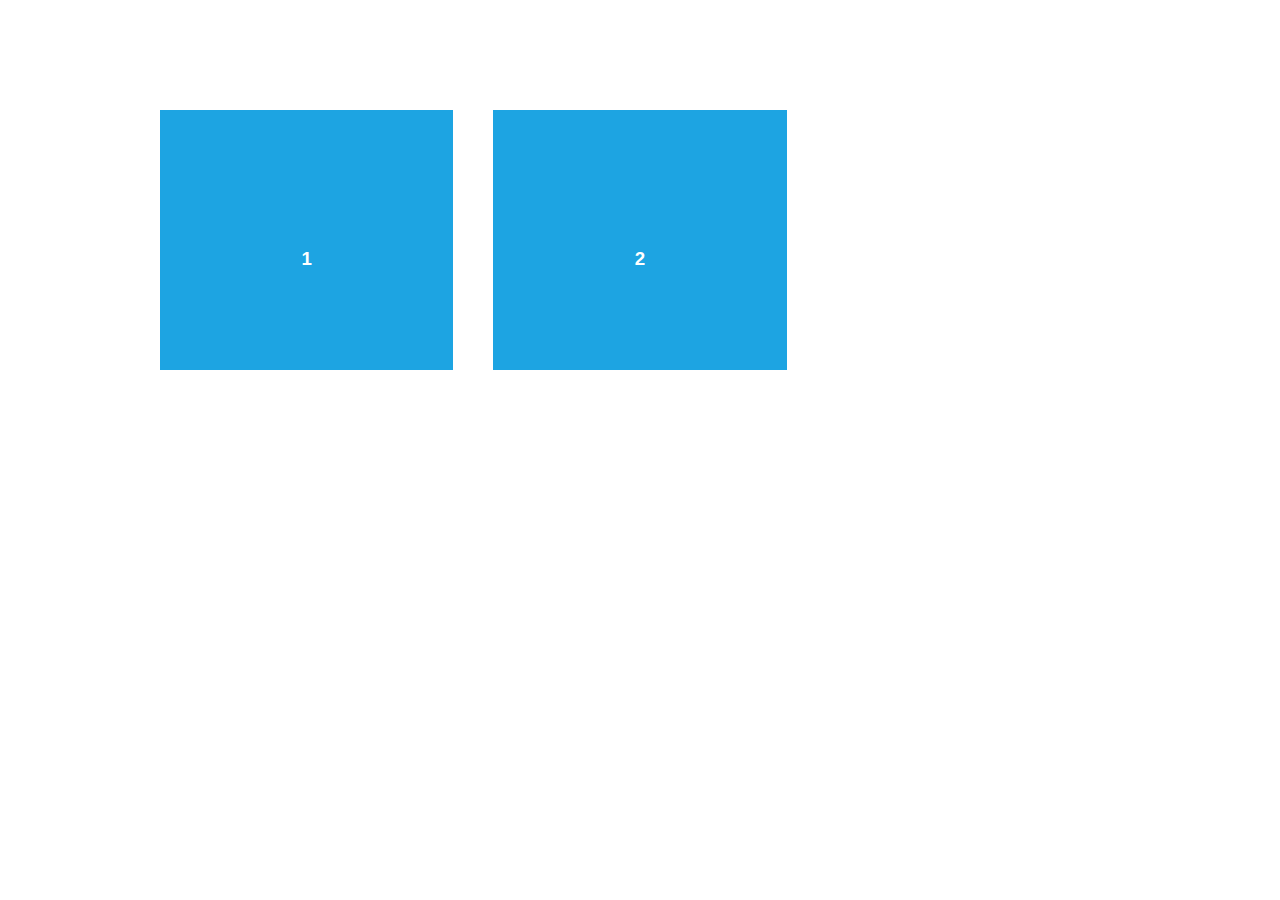
<file: public/aos-master/demo/async.html>
<!DOCTYPE html>
<html>
  <head>
    <meta charset="utf-8">
    <title>AOS - Animate on scroll library</title>
    <meta name="viewport" content="width=device-width">
    <link rel="stylesheet" href="css/styles.css" />
    <link rel="stylesheet" href="../dist/aos.css" />
  </head>
  <body>
    <div id="aos-demo" class="aos-all"></div>

    <script src="../dist/aos.js"></script>
    <script>
      AOS.init({
        easing: 'ease-in-out-sine'
      });

      setInterval(addItem, 300);

      var itemsCounter = 1;
      var container = document.getElementById('aos-demo');

      function addItem () {
        if (itemsCounter > 42) return;
        var item = document.createElement('div');
        item.classList.add('aos-item');
        item.setAttribute('data-aos', 'fade-up');
        item.innerHTML = '<div class="aos-item__inner"><h3>' + itemsCounter + '</h3></div>';
        container.appendChild(item);
        itemsCounter++;
      }
    </script>
  </body>
</html>
</file>
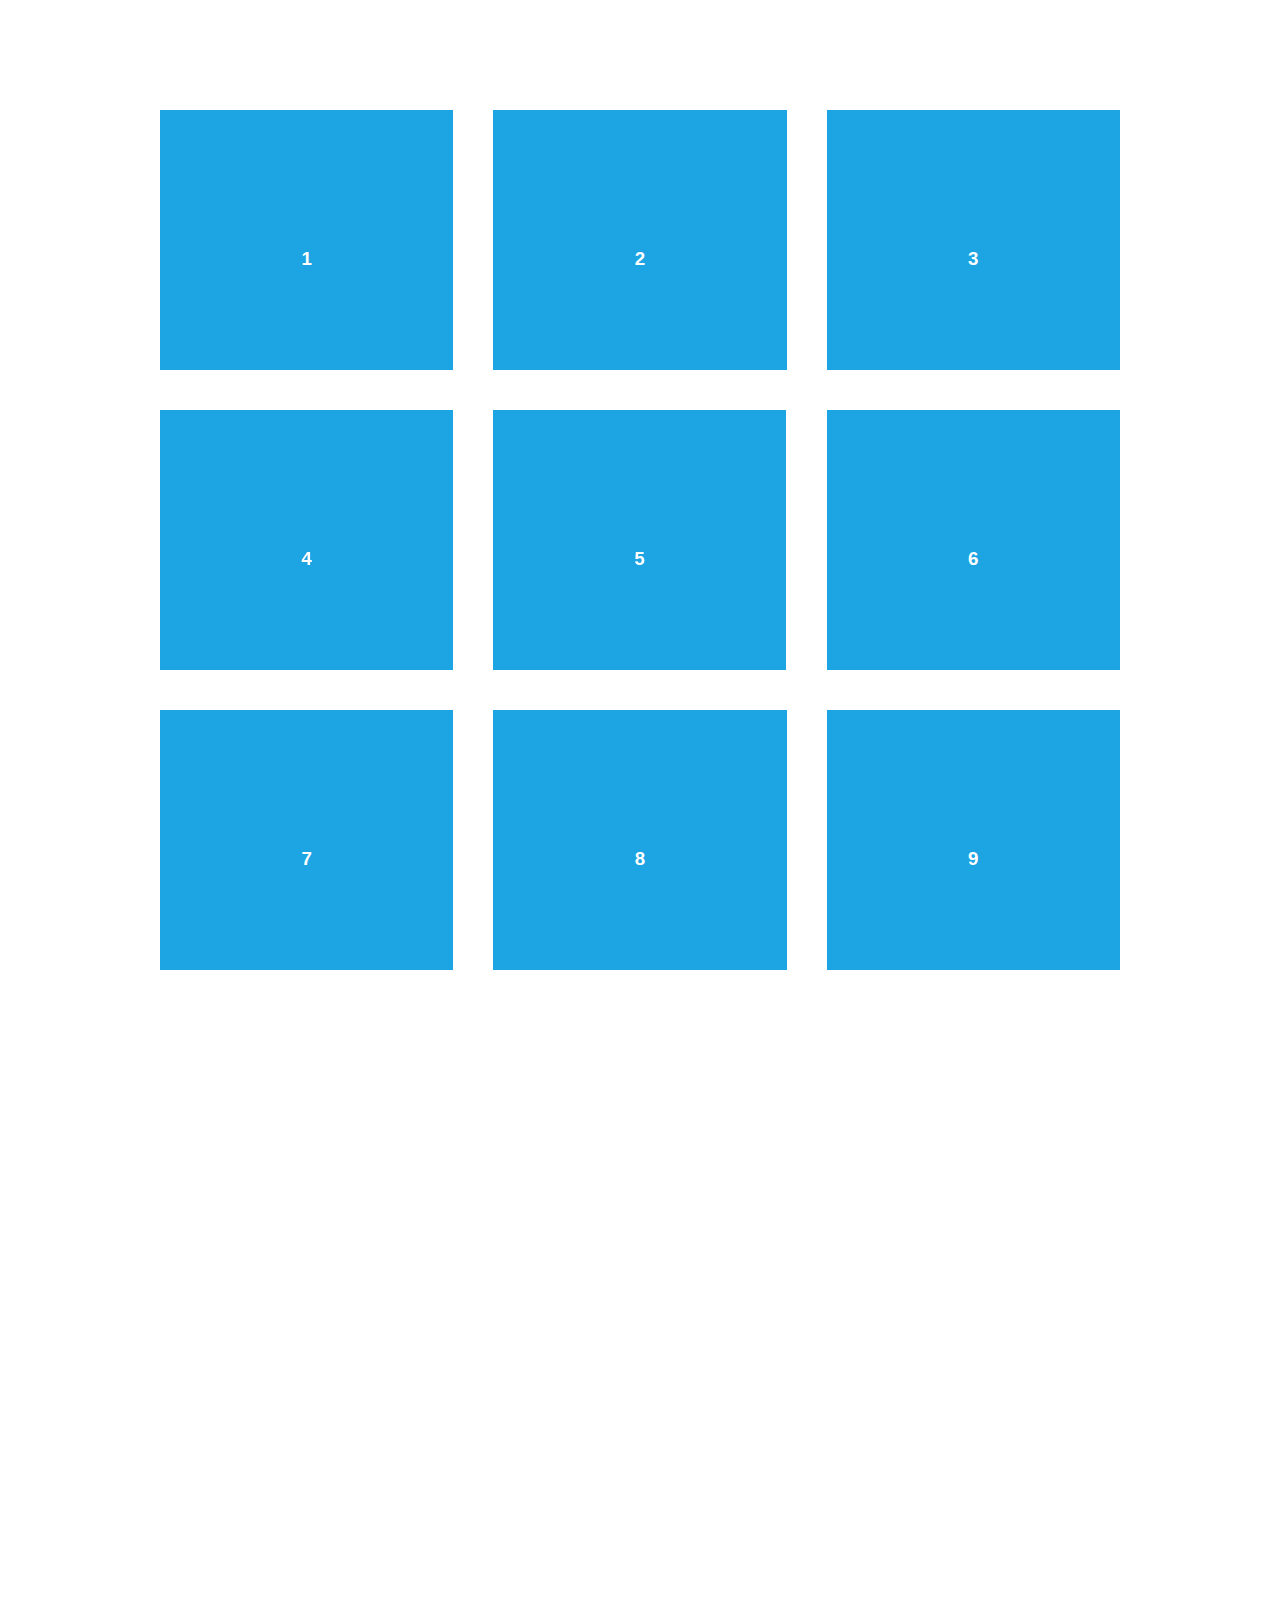
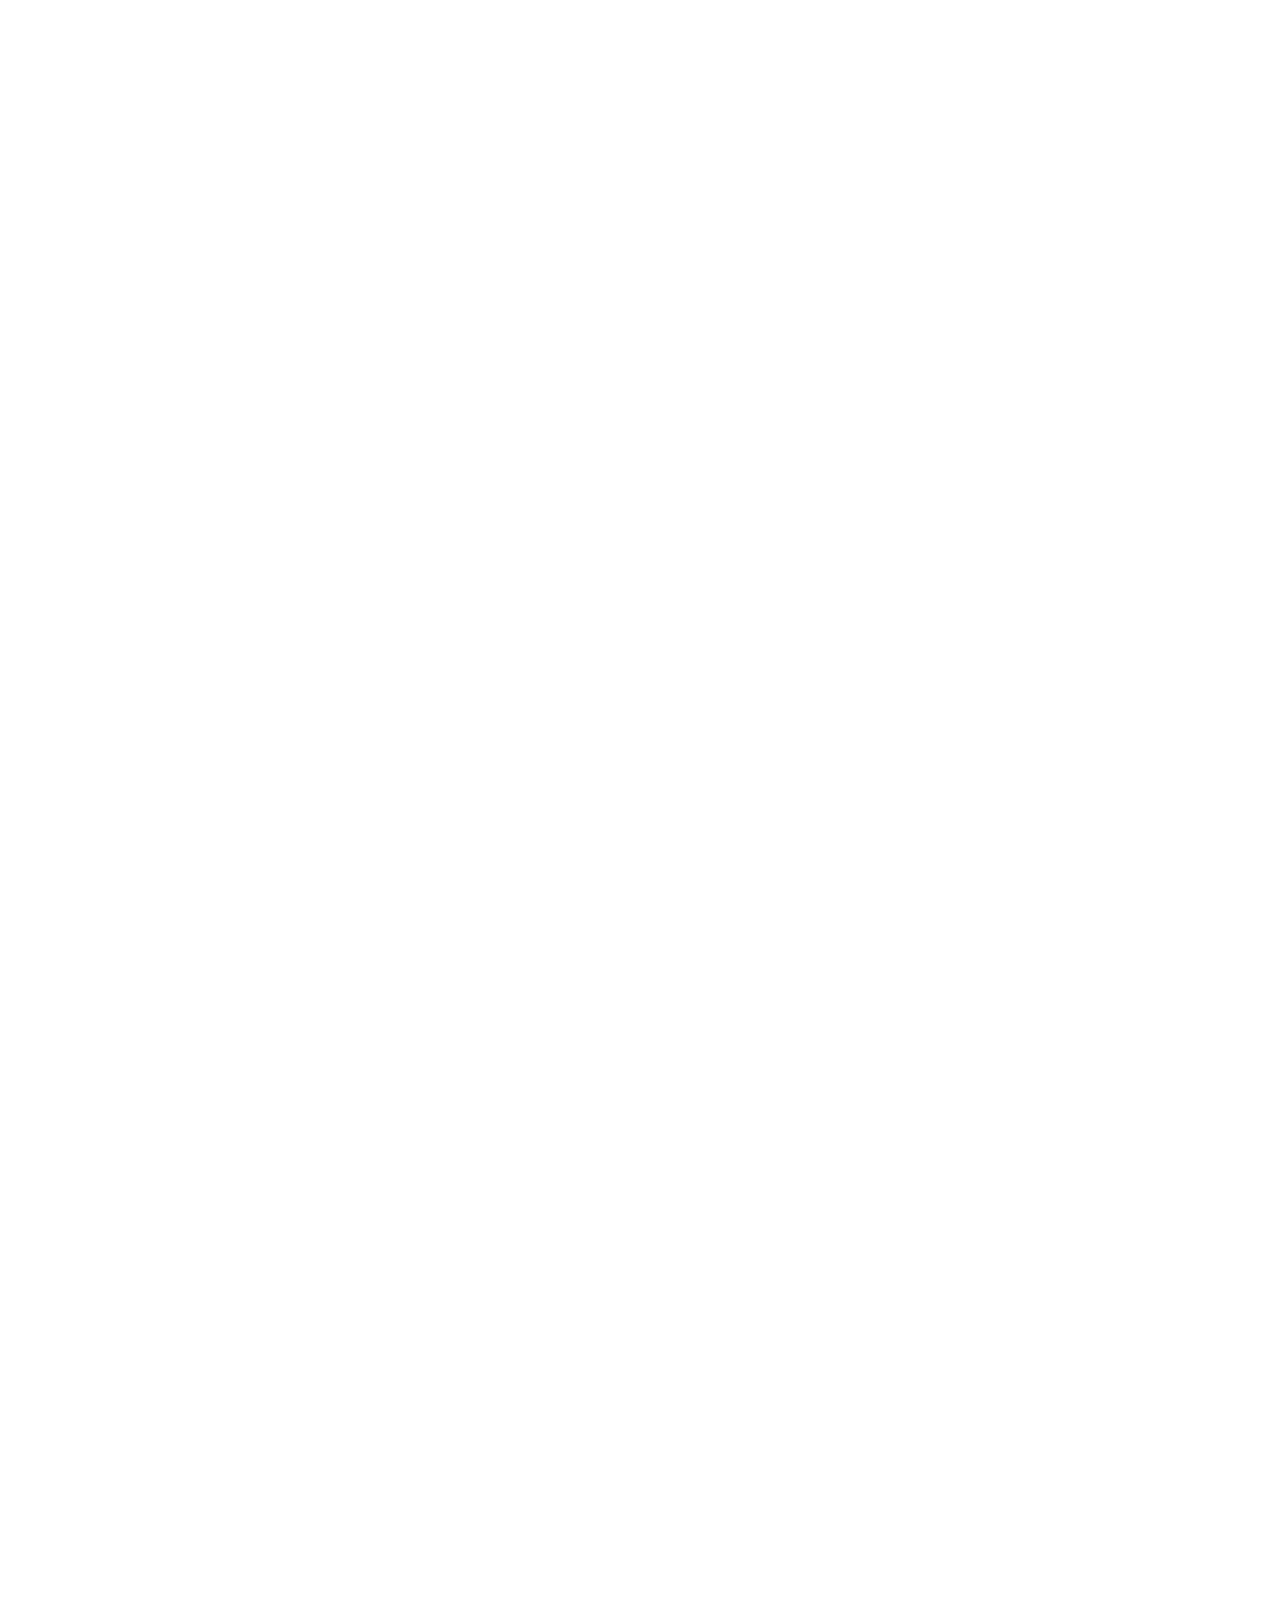
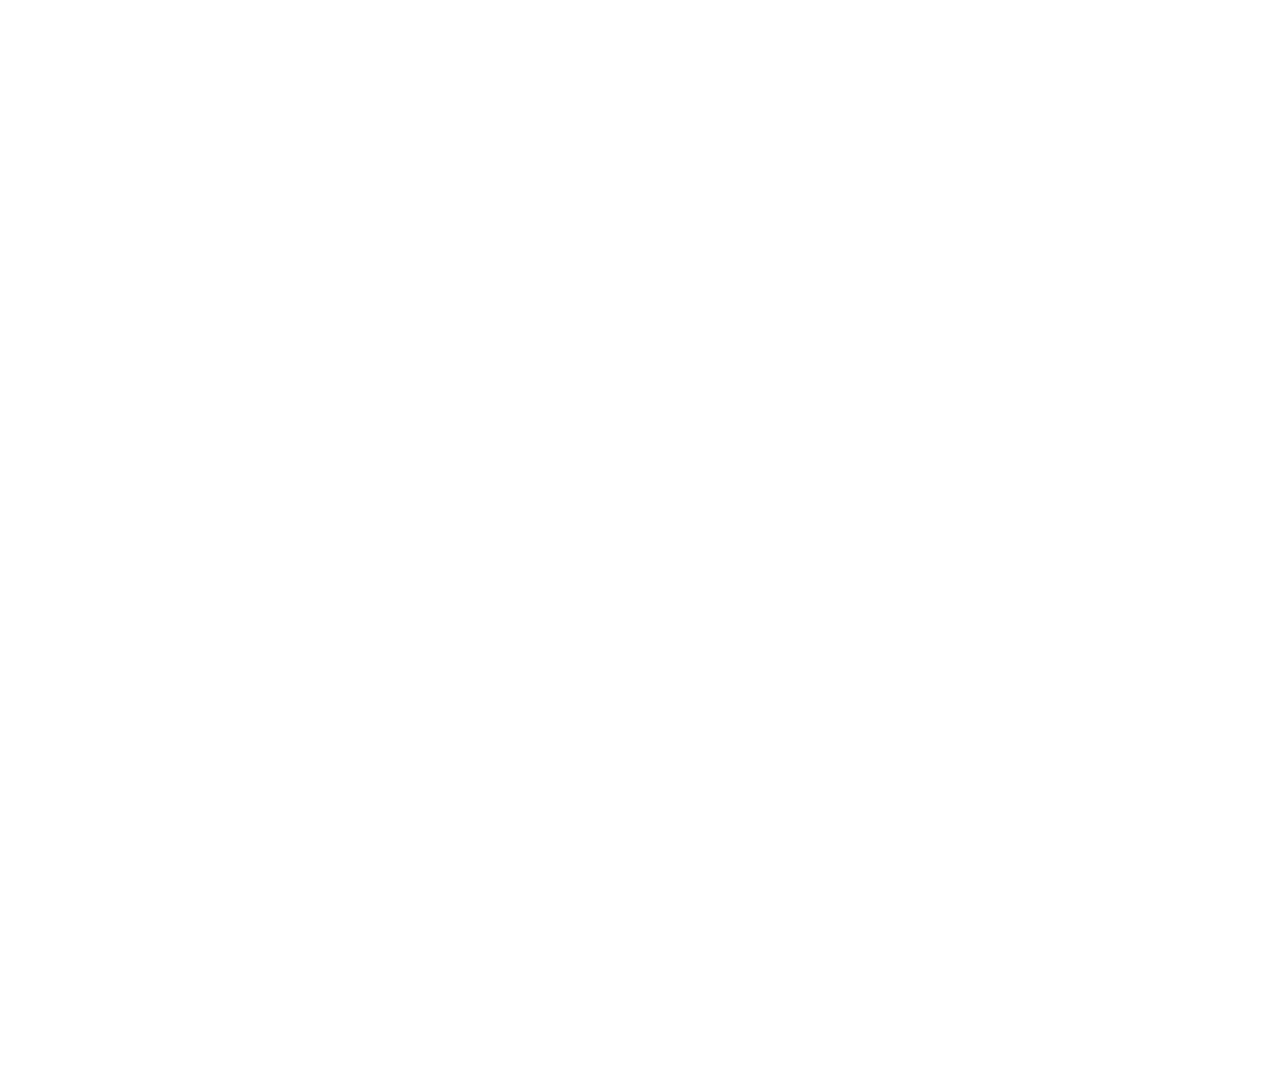
<file: public/aos-master/demo/simple.html>
<!DOCTYPE html>
<html>
  <head>
    <meta charset="utf-8">
    <title>AOS - Animate on scroll library</title>
    <meta name="viewport" content="width=device-width">
    <link rel="stylesheet" href="css/styles.css" />
    <link rel="stylesheet" href="../dist/aos.css" />
    <!--[if lt IE 9]>
    <script src="//html5shiv.googlecode.com/svn/trunk/html5.js"></script>
    <![endif]-->
  </head>
  <body>
    <div id="transcroller-body" class="aos-all">
      <div class="aos-item" data-aos="fade-up">
        <div class="aos-item__inner"><h3>1</h3></div>
      </div>
      <div class="aos-item" data-aos="fade-down">
        <div class="aos-item__inner"><h3>2</h3></div>
      </div>
      <div class="aos-item" data-aos="zoom-out-down">
        <div class="aos-item__inner"><h3>3</h3></div>
      </div>
      <div class="aos-item" data-aos="flip-down">
        <div class="aos-item__inner"><h3>4</h3></div>
      </div>
      <div class="aos-item" data-aos="flip-up">
        <div class="aos-item__inner"><h3>5</h3></div>
      </div>
      <div class="aos-item" data-aos="fade-down">
        <div class="aos-item__inner"><h3>6</h3></div>
      </div>
      <div class="aos-item" data-aos="fade-in">
        <div class="aos-item__inner"><h3>7</h3></div>
      </div>
      <div class="aos-item" data-aos="fade-down">
        <div class="aos-item__inner"><h3>8</h3></div>
      </div>
      <div class="aos-item" data-aos="fade-in">
        <div class="aos-item__inner"><h3>9</h3></div>
      </div>
      <div class="aos-item" data-aos="fade-down">
        <div class="aos-item__inner"><h3>10</h3></div>
      </div>
      <div class="aos-item" data-aos="fade-up">
        <div class="aos-item__inner"><h3>11</h3></div>
      </div>
      <div class="aos-item" data-aos="fade-down">
        <div class="aos-item__inner"><h3>12</h3></div>
      </div>
      <div class="aos-item" data-aos="fade-in">
        <div class="aos-item__inner"><h3>13</h3></div>
      </div>
      <div class="aos-item" data-aos="fade-up">
        <div class="aos-item__inner"><h3>14</h3></div>
      </div>
      <div class="aos-item" data-aos="fade-in">
        <div class="aos-item__inner"><h3>15</h3></div>
      </div>
      <div class="aos-item" data-aos="fade-up">
        <div class="aos-item__inner"><h3>16</h3></div>
      </div>
      <div class="aos-item" data-aos="fade-down">
        <div class="aos-item__inner"><h3>17</h3></div>
      </div>
      <div class="aos-item" data-aos="fade-up">
        <div class="aos-item__inner"><h3>18</h3></div>
      </div>
      <div class="aos-item" data-aos="zoom-out">
        <div class="aos-item__inner"><h3>19</h3></div>
      </div>
      <div class="aos-item" data-aos="fade-up">
        <div class="aos-item__inner"><h3>20</h3></div>
      </div>
      <div class="aos-item" data-aos="zoom-out">
        <div class="aos-item__inner"><h3>21</h3></div>
      </div>
      <div class="aos-item" data-aos="fade-in">
        <div class="aos-item__inner"><h3>22</h3></div>
      </div>
      <div class="aos-item" data-aos="zoom-out-up">
        <div class="aos-item__inner"><h3>23</h3></div>
      </div>
      <div class="aos-item" data-aos="zoom-out-down">
        <div class="aos-item__inner"><h3>24</h3></div>
      </div>
      <div class="aos-item" data-aos="fade-in">
        <div class="aos-item__inner"><h3>25</h3></div>
      </div>
      <div class="aos-item" data-aos="fade-in">
        <div class="aos-item__inner"><h3>26</h3></div>
      </div>
      <div class="aos-item" data-aos="fade-in">
        <div class="aos-item__inner"><h3>27</h3></div>
      </div>
      <div class="aos-item" data-aos="fade-in">
        <div class="aos-item__inner"><h3>28</h3></div>
      </div>
      <div class="aos-item" data-aos="fade-in">
        <div class="aos-item__inner"><h3>29</h3></div>
      </div>
      <div class="aos-item" data-aos="fade-in">
        <div class="aos-item__inner"><h3>30</h3></div>
      </div>
      <div class="aos-item" data-aos="fade-in">
        <div class="aos-item__inner"><h3>31</h3></div>
      </div>
      <div class="aos-item" data-aos="fade-in">
        <div class="aos-item__inner"><h3>32</h3></div>
      </div>
      <div class="aos-item" data-aos="fade-in">
        <div class="aos-item__inner"><h3>33</h3></div>
      </div>
      <div class="aos-item" data-aos="fade-in">
        <div class="aos-item__inner"><h3>34</h3></div>
      </div>
      <div class="aos-item" data-aos="fade-in">
        <div class="aos-item__inner"><h3>35</h3></div>
      </div>
      <div class="aos-item" data-aos="fade-in">
        <div class="aos-item__inner"><h3>36</h3></div>
      </div>
      <div class="aos-item" data-aos="fade-in">
        <div class="aos-item__inner"><h3>37</h3></div>
      </div>
      <div class="aos-item" data-aos="fade-in">
        <div class="aos-item__inner"><h3>38</h3></div>
      </div>
      <div class="aos-item" data-aos="fade-in">
        <div class="aos-item__inner"><h3>39</h3></div>
      </div>
      <div class="aos-item" data-aos="fade-in">
        <div class="aos-item__inner"><h3>40</h3></div>
      </div>
      <div class="aos-item" data-aos="fade-in">
        <div class="aos-item__inner"><h3>41</h3></div>
      </div>
      <div class="aos-item" data-aos="fade-in">
        <div class="aos-item__inner"><h3>42</h3></div>
      </div>
    </div>

    <script src="../dist/aos.js"></script>
    <script>
      AOS.init({
        easing: 'ease-in-out-sine'
      });
    </script>

    <!-- <script src="//cdnjs.cloudflare.com/ajax/libs/require.js/2.1.11/require.min.js"></script>
    <script>
      requirejs.config({
          baseUrl: '../dist',
      });

      require(['aos'], function(AOS){
          AOS.init({
              easing: 'ease-in-out-sine'
          });
      });
    </script> -->
  </body>
</html>
</file>
<file: public/css/style.css>
@import url("https://fonts.googleapis.com/css2?family=Cairo:wght@200..1000&display=swap");
@import url("https://fonts.googleapis.com/css2?family=Bebas+Neue&family=Caveat:wght@400;500;600;700&family=Croissant+One&family=Flavors&family=Inter:wght@300;400;500;600;700;800;900&family=Kalam:wght@300;400;700&family=Martian+Mono:wght@200;300;400;500;600;700;800&family=Open+Sans:ital,wght@0,300;0,400;0,500;0,600;0,700;0,800;1,300;1,400;1,500;1,600;1,700;1,800&family=Oswald:wght@200;300;400;500;600;700&family=Pixelify+Sans:wght@400;500;600;700&family=Ramabhadra&family=Roboto:ital,wght@0,100;0,300;0,400;0,500;0,700;0,900;1,100;1,300;1,400;1,500;1,700;1,900&family=Skranji:wght@400;700&family=Tajawal:wght@200;300;400;700;800;900&family=Ubuntu:ital,wght@0,300;0,400;0,500;0,700;1,300;1,400;1,500;1,700&display=swap");
@import url("https://fonts.googleapis.com/css2?family=Kode+Mono:wght@400..700&display=swap");
@import url("https://fonts.googleapis.com/css2?family=Noto+Nastaliq+Urdu:wght@400..700&display=swap");
:root {
  --section-primary-color: #0f7fcf;
  --section-scondary-color: #3b6cf5;
  --section-third-color: #0cbdf3;
  --red-color: #ce1111;
  --blue-color: #0f7fcf;
  --blue-color-hover: #99001a;
  --white-color: #ffffff;
  --btn-location: 23px;
}
body {
  background-color: #000000 !important;
}

/* loader */
.loader {
  position: fixed;
  top: 0;
  left: 0;
  width: 100vw;
  height: 100vh;
  display: flex;
  justify-content: center;
  align-items: center;
  background-color: var(--white-color);
  transition: opacity 0.75s, visability 0.75s;
}
.loader img {
  position: absolute;
  width: 95px;
  height: 85px;
}
.loader-hidden {
  visibility: hidden;
  opacity: 0;
}
.loader::after {
  content: "";
  width: 110px;
  height: 110px;
  border: 13px solid #dddddd;
  border-top-color: var(--section-primary-color);
  border-radius: 50%;
  animation: loading 0.75s ease infinite;
}
/* loader */

/* start navbar-----------------------------------------------------------------------------  */
.navbar {
  background: rgba(182, 180, 180, 0.6);
  margin: 20px;
  border-radius: 15px;
  position: fixed;
  top: 0;
  z-index: 1020;
}
.navbar-brand {
  padding: 0 !important;
}
.logo-text {
  font-family: "Cairo", sans-serif;
  flex-direction: column;
}
.logo-text span {
  color: #000000;
}
.navbar .navbar-toggler {
  color: var(--section-primary-color);
  font-size: 25px;
  border: none;
}
.navbar .navbar-toggler:focus {
  box-shadow: none;
  border: none;
}
.navbar .navbar-toggler[aria-expanded="true"] {
  border: none;
}
.navbar-nav {
  font-family: "Roboto", sans-serif;
}
.nav-item a {
  color: var(--white-color);
  opacity: 0.7;
}
.nav-link {
  position: relative;
}
.nav-link::before {
  content: "";
  position: absolute;
  height: 4px;
  width: 0%;
  top: 0;
  left: 50%;
  transform: translateX(-50%);
  background-color: var(--section-primary-color);
  visibility: hidden;
  transition: 0.3s ease-in-out;
}
.nav-link:hover::before {
  width: 90%;
  visibility: visible;
}
.nav-item a:hover {
  color: #fff;
  opacity: 1;
}
.nav-item .active {
  color: #fff !important;
  opacity: 1;
}
.dropdown:hover .dropdown-menu {
  display: block;
}
.dropdown .dropdown-menu {
  padding-top: 10px;
  background: rgba(182, 180, 180, 0.6);
  border-radius: 10px;
}
.dropdown-menu a:hover {
  color: #000000;
  opacity: 1;
}
/* start theme button  */
.btn-container {
  display: table-cell;
  vertical-align: middle;
  text-align: center;
}
.btn-color-mode-switch {
  display: inline-block;
  margin: 0px;
  position: relative;
}
.btn-color-mode-switch > label.btn-color-mode-switch-inner {
  margin: 0px;
  width: 57px;
  height: 29px;
  background: var(--section-primary-color);
  border-radius: 26px;
  overflow: hidden;
  position: relative;
  transition: all 0.3s ease;
  display: block;
}
.btn-color-mode-switch > label.btn-color-mode-switch-inner:before {
  content: attr(Image);
  position: absolute;
  font-size: 12px;
  font-weight: 500;
  top: 7px;
  right: var(--btn-location);
}
.btn-color-mode-switch > label.btn-color-mode-switch-inner:after {
  content: attr(Image);
  width: 32px;
  height: 25px;
  background: #fff;
  border-radius: 26px;
  position: absolute;
  left: var(--btn-location);
  /* left: 2px; */
  top: 2px;
  text-align: center;
  transition: all 0.3s ease;
  box-shadow: 0px 0px 6px -2px #111;
  padding: 5px 0px;
}
.btn-color-mode-switch input[type="checkbox"] {
  cursor: pointer;
  width: 50px;
  height: 24px;
  opacity: 0;
  position: absolute;
  top: 0;
  z-index: 1;
  margin: 0px;
}
.btn-color-mode-switch
  input[type="checkbox"]:checked
  + label.btn-color-mode-switch-inner {
  background: var(--section-primary-color);
}
.btn-color-mode-switch
  input[type="checkbox"]:checked
  + label.btn-color-mode-switch-inner:after {
  content: attr(data-on);
  left: var(--btn-location);
}
.btn-color-mode-switch
  input[type="checkbox"]:checked
  + label.btn-color-mode-switch-inner:before {
  content: attr(data-off);
  right: auto;
  left: 20px;
}
.btn-color-mode-switch input[type="checkbox"]:checked ~ .alert {
  display: block;
}
/* end theme button */

/* trans */
.Arabic {
  /* padding-left: 10px; */
  text-decoration: none;
  color: #000000;
  cursor: pointer;
  font-family: sans-serif;
  font-size: 20px;
  font-weight: bold;
  color: #9e9e9e;
  cursor: pointer;
  /* transition: 0.3s; */
}
/* trans */

/* end navbar-----------------------------------------------------------------------------  */

/* start home-----------------------------------------------------------------------------  */
.home {
  height: 100vh;
  position: relative;
  background-image: url(../Img/slider11.jpg);
  background-size: cover;
  background-repeat: no-repeat;
  background-position: center;
  transition: 0.3s;
  display: flex;
  align-items: center;
  justify-content: center;
}
.home .caption {
  background: linear-gradient(rgba(0, 0, 0, 0) #000);
  font-family: "Kode Mono", monospace;
  padding-top: 50px;
}
.home .caption h1 {
  color: var(--blue-color);
  font-size: 50px;
}
.home .caption p {
  transition: 0.5s;
}
.arrow-left,
.arrow-right {
  color: white;
  position: absolute;
  top: 55%;
  width: 30px;
  height: 30px;
  align-items: center;
  cursor: pointer;
  transition: 0.05s;
}
.arrow-right {
  left: 5%;
}
.arrow-left {
  right: 5%;
}
.img-fade {
  animation: imgFade 0.5s ease-in-out;
}
/* end home-----------------------------------------------------------------------------  */

/* start about-----------------------------------------------------------------------------  */
.about {
  background-color: var(--white-color);
  font-family: "Roboto", sans-serif;
}
.about .img-container {
  overflow: hidden;
  background-color: #000000;
}
.img-container img {
  transition: 0.3s;
}
.img-container img:hover {
  opacity: 0.7;
  transform: scale(1.07);
}
.about h1 {
  letter-spacing: -2px;
  background-color: var(--section-primary-color);
}
/* end about-----------------------------------------------------------------------------  */

/* start activites-----------------------------------------------------------------------------  */
.activites {
  background-image: linear-gradient(
    to bottom right,
    var(--section-scondary-color),
    var(--section-primary-color),
    var(--section-third-color)
  );
  font-family: "Roboto", sans-serif;
}
.activites img {
  border-radius: 25px 10px;
  transition: 0.4s;
}
.activites img:hover {
  transform: scale(1.05);
  border-radius: 10px;
}
.social-icons a {
  transition: 0.3s;
}
.social-icons a:hover {
  transform: scale(1.1);
}
/* end activites-----------------------------------------------------------------------------  */

/* start footer-----------------------------------------------------------------------------  */
.contact {
  /* background-color: #525050; */
  /* background-image: linear-gradient(to bottom right, #000000, #121a25); */
  background-color: var(--white-color);
}
.contact-info {
  display: flex;
  justify-content: center;
}
.footer {
  background-image: linear-gradient(
    to bottom right,
    var(--section-scondary-color),
    var(--section-primary-color),
    var(--section-third-color)
  );
}
.social {
  position: relative;
}
.footer .social::before {
  content: "";
  position: absolute;
  height: 80%;
  width: 3px;
  top: 0;
  left: 30%;
  /* left: 200px; */
  background-color: var(--white-color);
}
/* end footer-----------------------------------------------------------------------------  */

/* start keyframes-----------------------------------------------------------------------------  */

@keyframes imgFade {
  0% {
    opacity: 0;
  }
  100% {
    opacity: 1;
  }
}
@keyframes loading {
  from {
    transform: rotate(1turn);
  }
  to {
    transform: rotate(2turn);
  }
}
/* end keyframes-----------------------------------------------------------------------------  */

@media only screen and (max-width: 990px) {
  .navbar {
    margin: 0;
    background: rgba(131, 122, 122, 0.66);
  }
  .navbar-nav .nav-item a {
    font-size: 30px;
    margin: 10px;
  }
  .nav-link:hover::before {
    width: 0%;
    visibility: hidden;
  }
  .home .caption h1 {
    padding-top: 120px;
    font-size: 30px;
  }
  .contact-info {
    display: block;
  }
  .footer .social::before {
    height: 3px;
    width: 50%;
    top: -15px;
    left: 50%;
    transform: translateX(-50%);
  }
}
</file>
<file: public/css/general.css>
@import url("https://fonts.googleapis.com/css2?family=Cairo:wght@200..1000&display=swap");
@import url("https://fonts.googleapis.com/css2?family=Bebas+Neue&family=Caveat:wght@400;500;600;700&family=Croissant+One&family=Flavors&family=Inter:wght@300;400;500;600;700;800;900&family=Kalam:wght@300;400;700&family=Martian+Mono:wght@200;300;400;500;600;700;800&family=Open+Sans:ital,wght@0,300;0,400;0,500;0,600;0,700;0,800;1,300;1,400;1,500;1,600;1,700;1,800&family=Oswald:wght@200;300;400;500;600;700&family=Pixelify+Sans:wght@400;500;600;700&family=Ramabhadra&family=Roboto:ital,wght@0,100;0,300;0,400;0,500;0,700;0,900;1,100;1,300;1,400;1,500;1,700;1,900&family=Skranji:wght@400;700&family=Tajawal:wght@200;300;400;700;800;900&family=Ubuntu:ital,wght@0,300;0,400;0,500;0,700;1,300;1,400;1,500;1,700&display=swap");
@import url("https://fonts.googleapis.com/css2?family=Kode+Mono:wght@400..700&display=swap");
:root {
  --section-primary-color: #0f7fcf;
  --section-scondary-color: #3b6cf5;
  --section-third-color: #0cbdf3;
  --red-color: #ce1111;
  --blue-color: #0f7fcf;
  --blue-color-hover: #99001a;
  --white-color: #ffffff;
  --btn-location: 23px;
}
body {
  font-family: "Roboto", sans-serif;
  /* background-color: #000000 !important; */
}
/* page header label */
.section-label {
  position: relative;
  height: 150px;
  margin-bottom: 30px;
}
.section-label h1 {
  font-size: 70px;
  font-weight: bold;
  color: #e2e2e2;
  position: absolute;
  bottom: 0;
  left: 50%;
  transform: translateX(-50%);
  letter-spacing: -5px;
}
.section-label p {
  width: 100%;
  position: absolute;
  bottom: 0%;
  left: 50%;
  transform: translateX(-50%);
  color: #646363;
}
.section-label::after {
  content: "";
  width: 120px;
  height: 2px;
  background-color: var(--blue-color);
  position: absolute;
  bottom: 0;
  left: 50%;
  transform: translateX(-50%);
}
/* page header label */

/* loader */
.loader {
  position: fixed;
  top: 0;
  left: 0;
  width: 100vw;
  height: 100vh;
  display: flex;
  justify-content: center;
  align-items: center;
  background-color: var(--white-color);
  transition: opacity 0.75s, visability 0.75s;
}
.loader img {
  position: absolute;
  width: 95px;
  height: 85px;
}
.loader-hidden {
  visibility: hidden;
  opacity: 0;
}
.loader::after {
  content: "";
  width: 110px;
  height: 110px;
  border: 13px solid #dddddd;
  border-top-color: var(--section-primary-color);
  border-radius: 50%;
  animation: loading 0.75s ease infinite;
}
/* loader */

/* start navbar-----------------------------------------------------------------------------  */
.navbar {
  background: rgba(182, 180, 180, 0.6);
  margin: 20px;
  border-radius: 15px;
  position: fixed;
  top: 0;
  z-index: 1020;
}
.navbar-brand {
  padding: 0 !important;
}
.logo-text {
  font-family: "Cairo", sans-serif;
  flex-direction: column;
}
.logo-text span {
  color: #000000;
}
.navbar .navbar-toggler {
  color: var(--section-primary-color);
  font-size: 25px;
  border: none;
}
.navbar .navbar-toggler:focus {
  box-shadow: none;
  border: none;
}
.navbar .navbar-toggler[aria-expanded="true"] {
  border: none;
}
.navbar-nav {
  font-family: "Roboto", sans-serif;
}
.nav-item a {
  color: var(--white-color);
  opacity: 0.7;
}
.nav-link {
  position: relative;
}
.nav-link::before {
  content: "";
  position: absolute;
  height: 4px;
  width: 0%;
  top: 0;
  left: 50%;
  transform: translateX(-50%);
  background-color: var(--section-primary-color);
  visibility: hidden;
  transition: 0.3s ease-in-out;
}
.nav-link:hover::before {
  width: 90%;
  visibility: visible;
}
.nav-item a:hover {
  color: #fff;
  opacity: 1;
}
.nav-item .active {
  color: #fff !important;
  opacity: 1;
}
.dropdown:hover .dropdown-menu {
  display: block;
}
.dropdown .dropdown-menu {
  padding-top: 10px;
  background: rgba(182, 180, 180, 0.6);
  border-radius: 10px;
}
.dropdown-menu a:hover {
  color: #000000;
  opacity: 1;
}
/* start theme button  */
.btn-container {
  display: table-cell;
  vertical-align: middle;
  text-align: center;
}
.btn-color-mode-switch {
  display: inline-block;
  margin: 0px;
  position: relative;
}
.btn-color-mode-switch > label.btn-color-mode-switch-inner {
  margin: 0px;
  width: 57px;
  height: 29px;
  background: var(--section-primary-color);
  border-radius: 26px;
  overflow: hidden;
  position: relative;
  transition: all 0.3s ease;
  display: block;
}
.btn-color-mode-switch > label.btn-color-mode-switch-inner:before {
  content: attr(Image);
  position: absolute;
  font-size: 12px;
  font-weight: 500;
  top: 7px;
  right: var(--btn-location);
}
.btn-color-mode-switch > label.btn-color-mode-switch-inner:after {
  content: attr(Image);
  width: 32px;
  height: 25px;
  background: #fff;
  border-radius: 26px;
  position: absolute;
  left: var(--btn-location);
  /* left: 2px; */
  top: 2px;
  text-align: center;
  transition: all 0.3s ease;
  box-shadow: 0px 0px 6px -2px #111;
  padding: 5px 0px;
}
.btn-color-mode-switch input[type="checkbox"] {
  cursor: pointer;
  width: 50px;
  height: 24px;
  opacity: 0;
  position: absolute;
  top: 0;
  z-index: 1;
  margin: 0px;
}
.btn-color-mode-switch
  input[type="checkbox"]:checked
  + label.btn-color-mode-switch-inner {
  background: var(--section-primary-color);
}
.btn-color-mode-switch
  input[type="checkbox"]:checked
  + label.btn-color-mode-switch-inner:after {
  content: attr(data-on);
  left: var(--btn-location);
}
.btn-color-mode-switch
  input[type="checkbox"]:checked
  + label.btn-color-mode-switch-inner:before {
  content: attr(data-off);
  right: auto;
  left: 20px;
}
.btn-color-mode-switch input[type="checkbox"]:checked ~ .alert {
  display: block;
}
/* end theme button */

/* trans */
.Arabic {
  /* padding-left: 10px; */
  text-decoration: none;
  color: #000000;
  cursor: pointer;
  font-family: sans-serif;
  font-size: 20px;
  font-weight: bold;
  color: #9e9e9e;
  cursor: pointer;
  /* transition: 0.3s; */
}
/* trans */

/* end navbar-----------------------------------------------------------------------------  */

/* start computer-sciences-----------------------------------------------------------------------------  */
.general-home {
  padding-top: 40px !important;
  background-image: linear-gradient(
    to bottom right,
    var(--section-scondary-color),
    var(--section-primary-color),
    var(--section-third-color)
  );
}
.img-container {
  overflow: hidden;
  background-color: #000000;
}
.img-container img {
  transition: 0.3s;
}
.img-container img:hover {
  opacity: 0.7;
  transform: scale(1.07);
}
/* end computer-sciences-----------------------------------------------------------------------------  */

/* start information-system-----------------------------------------------------------------------------  */
.information-system {
}
/* end information-system-----------------------------------------------------------------------------  */

/* start basic-sciences -----------------------------------------------------------------------------  */
.basic-sciences {
}
/* end basic-sciences -----------------------------------------------------------------------------  */
.footer {
  background-image: linear-gradient(
    to bottom right,
    var(--section-scondary-color),
    var(--section-primary-color),
    var(--section-third-color)
  );
}

/* start keyframes-----------------------------------------------------------------------------  */
@keyframes loading {
  from {
    transform: rotate(1turn);
  }
  to {
    transform: rotate(2turn);
  }
}
/* end keyframes-----------------------------------------------------------------------------  */

@media only screen and (max-width: 990px) {
  .section-label h1 {
    font-size: 50px;
  }
  .section-label p {
    bottom: 5%;
  }
  .navbar {
    margin: 0;
  }
  .navbar-nav .nav-item a {
    font-size: 30px;
    margin: 10px;
  }
  .nav-link:hover::before {
    width: 0%;
    visibility: hidden;
  }
  .footer .social::before {
    height: 3px;
    width: 50%;
    top: -15px;
    left: 50%;
    transform: translateX(-50%);
  }
}
</file>
<file: public/css/special.css>
@import url("https://fonts.googleapis.com/css2?family=Cairo:wght@200..1000&display=swap");
@import url("https://fonts.googleapis.com/css2?family=Bebas+Neue&family=Caveat:wght@400;500;600;700&family=Croissant+One&family=Flavors&family=Inter:wght@300;400;500;600;700;800;900&family=Kalam:wght@300;400;700&family=Martian+Mono:wght@200;300;400;500;600;700;800&family=Open+Sans:ital,wght@0,300;0,400;0,500;0,600;0,700;0,800;1,300;1,400;1,500;1,600;1,700;1,800&family=Oswald:wght@200;300;400;500;600;700&family=Pixelify+Sans:wght@400;500;600;700&family=Ramabhadra&family=Roboto:ital,wght@0,100;0,300;0,400;0,500;0,700;0,900;1,100;1,300;1,400;1,500;1,700;1,900&family=Skranji:wght@400;700&family=Tajawal:wght@200;300;400;700;800;900&family=Ubuntu:ital,wght@0,300;0,400;0,500;0,700;1,300;1,400;1,500;1,700&display=swap");
@import url("https://fonts.googleapis.com/css2?family=Kode+Mono:wght@400..700&display=swap");
:root {
  --section-primary-color: #0f7fcf;
  --section-scondary-color: #3b6cf5;
  --section-third-color: #0cbdf3;
  --red-color: #ce1111;
  --blue-color: #0f7fcf;
  --blue-color-hover: #99001a;
  --white-color: #ffffff;
  --btn-location: 23px;
}
body {
  /* background-color: #000000 !important; */
}
/*  */
/* page header label */
.section-label {
  position: relative;
  height: 150px;
  margin-bottom: 30px;
}
.section-label h1 {
  font-size: 70px;
  font-weight: bold;
  color: #e2e2e2;
  position: absolute;
  bottom: 0;
  left: 50%;
  transform: translateX(-50%);
  letter-spacing: -5px;
}
.section-label p {
  width: 100%;
  position: absolute;
  bottom: 0%;
  left: 50%;
  transform: translateX(-50%);
  color: #646363;
}
.section-label::after {
  content: "";
  width: 120px;
  height: 2px;
  background-color: var(--blue-color);
  position: absolute;
  bottom: 0;
  left: 50%;
  transform: translateX(-50%);
}
/* page header label */

/* loader */
.loader {
  position: fixed;
  top: 0;
  left: 0;
  width: 100vw;
  height: 100vh;
  display: flex;
  justify-content: center;
  align-items: center;
  background-color: var(--white-color);
  transition: opacity 0.75s, visability 0.75s;
}
.loader img {
  position: absolute;
  width: 95px;
  height: 85px;
}
.loader-hidden {
  visibility: hidden;
  opacity: 0;
}
.loader::after {
  content: "";
  width: 110px;
  height: 110px;
  border: 13px solid #dddddd;
  border-top-color: var(--section-primary-color);
  border-radius: 50%;
  animation: loading 0.75s ease infinite;
}
/* loader */

/* start navbar-----------------------------------------------------------------------------  */
.navbar {
  background: rgba(182, 180, 180, 0.6);
  margin: 20px;
  border-radius: 15px;
  position: fixed;
  top: 0;
  z-index: 1020;
}
.navbar-brand {
  padding: 0 !important;
}
.logo-text {
  font-family: "Cairo", sans-serif;
  flex-direction: column;
}
.logo-text span {
  color: #000000;
}
.navbar .navbar-toggler {
  color: var(--section-primary-color);
  font-size: 25px;
  border: none;
}
.navbar .navbar-toggler:focus {
  box-shadow: none;
  border: none;
}
.navbar .navbar-toggler[aria-expanded="true"] {
  border: none;
}
.navbar-nav {
  font-family: "Roboto", sans-serif;
}
.nav-item a {
  color: var(--white-color);
  opacity: 0.7;
}
.nav-link {
  position: relative;
}
.nav-link::before {
  content: "";
  position: absolute;
  height: 4px;
  width: 0%;
  top: 0;
  left: 50%;
  transform: translateX(-50%);
  background-color: var(--section-primary-color);
  visibility: hidden;
  transition: 0.3s ease-in-out;
}
.nav-link:hover::before {
  width: 90%;
  visibility: visible;
}
.nav-item a:hover {
  color: #fff;
  opacity: 1;
}
.nav-item .active {
  color: #fff !important;
  opacity: 1;
}
.dropdown:hover .dropdown-menu {
  display: block;
}
.dropdown .dropdown-menu {
  padding-top: 10px;
  background: rgba(182, 180, 180, 0.6);
  border-radius: 10px;
}
.dropdown-menu a:hover {
  color: #000000;
  opacity: 1;
}
/* start theme button  */
.btn-container {
  display: table-cell;
  vertical-align: middle;
  text-align: center;
}
.btn-color-mode-switch {
  display: inline-block;
  margin: 0px;
  position: relative;
}
.btn-color-mode-switch > label.btn-color-mode-switch-inner {
  margin: 0px;
  width: 57px;
  height: 29px;
  background: var(--section-primary-color);
  border-radius: 26px;
  overflow: hidden;
  position: relative;
  transition: all 0.3s ease;
  display: block;
}
.btn-color-mode-switch > label.btn-color-mode-switch-inner:before {
  content: attr(Image);
  position: absolute;
  font-size: 12px;
  font-weight: 500;
  top: 7px;
  right: var(--btn-location);
}
.btn-color-mode-switch > label.btn-color-mode-switch-inner:after {
  content: attr(Image);
  width: 32px;
  height: 25px;
  background: #fff;
  border-radius: 26px;
  position: absolute;
  left: var(--btn-location);
  /* left: 2px; */
  top: 2px;
  text-align: center;
  transition: all 0.3s ease;
  box-shadow: 0px 0px 6px -2px #111;
  padding: 5px 0px;
}
.btn-color-mode-switch input[type="checkbox"] {
  cursor: pointer;
  width: 50px;
  height: 24px;
  opacity: 0;
  position: absolute;
  top: 0;
  z-index: 1;
  margin: 0px;
}
.btn-color-mode-switch
  input[type="checkbox"]:checked
  + label.btn-color-mode-switch-inner {
  background: var(--section-primary-color);
}
.btn-color-mode-switch
  input[type="checkbox"]:checked
  + label.btn-color-mode-switch-inner:after {
  content: attr(data-on);
  left: var(--btn-location);
}
.btn-color-mode-switch
  input[type="checkbox"]:checked
  + label.btn-color-mode-switch-inner:before {
  content: attr(data-off);
  right: auto;
  left: 20px;
}
.btn-color-mode-switch input[type="checkbox"]:checked ~ .alert {
  display: block;
}
/* end theme button */

/* trans */
.Arabic {
  /* padding-left: 10px; */
  text-decoration: none;
  color: #000000;
  cursor: pointer;
  font-family: sans-serif;
  font-size: 20px;
  font-weight: bold;
  color: #9e9e9e;
  cursor: pointer;
  /* transition: 0.3s; */
}
/* trans */

/* end navbar-----------------------------------------------------------------------------  */

.special-home {
  padding-top: 40px !important;
  background-image: linear-gradient(
    to bottom right,
    var(--section-scondary-color),
    var(--section-primary-color),
    var(--section-third-color)
  );
}
.img-container {
  overflow: hidden;
  background-color: #000000;
}
.img-container img {
  transition: 0.3s;
}
.img-container img:hover {
  opacity: 0.7;
  transform: scale(1.07);
}

/* end artificial-intelligence -----------------------------------------------------------------------------  */
.footer {
  background-image: linear-gradient(
    to bottom right,
    var(--section-scondary-color),
    var(--section-primary-color),
    var(--section-third-color)
  );
}

/* start keyframes-----------------------------------------------------------------------------  */
@keyframes loading {
  from {
    transform: rotate(1turn);
  }
  to {
    transform: rotate(2turn);
  }
}
/* end keyframes-----------------------------------------------------------------------------  */

@media only screen and (max-width: 990px) {
  .section-label h1 {
    font-size: 50px;
  }
  .section-label p {
    bottom: 5%;
  }
  .navbar {
    margin: 0;
  }
  .navbar-nav .nav-item a {
    font-size: 30px;
    margin: 10px;
  }
  .nav-link:hover::before {
    width: 0%;
    visibility: hidden;
  }
  .footer .social::before {
    height: 3px;
    width: 50%;
    top: -15px;
    left: 50%;
    transform: translateX(-50%);
  }
}
</file>
<file: public/aos-master/demo/css/styles.css>
body {
  font-family: Helvetica,Tahoma;
}

*,
*:before,
*:after {
  box-sizing: border-box;
}

.aos-all {
  width: 1000px;
  max-width: 98%;
  margin: 10vh auto 0 auto;
}

.aos-item {
  display: inline-block;
  float: left;
  width: 33.3333%;
  height: 300px;
  padding: 20px;
}

.aos-item__inner {
  position: relative;
  width: 100%;
  height: 100%;
  float: left;
  background: #1da4e2;
  line-height: 260px;
  text-align: center;
  color: #fff;
}

@media screen and (max-width: 800px) {
  .aos-item {
    width: 50%;
  }
}
</file>
